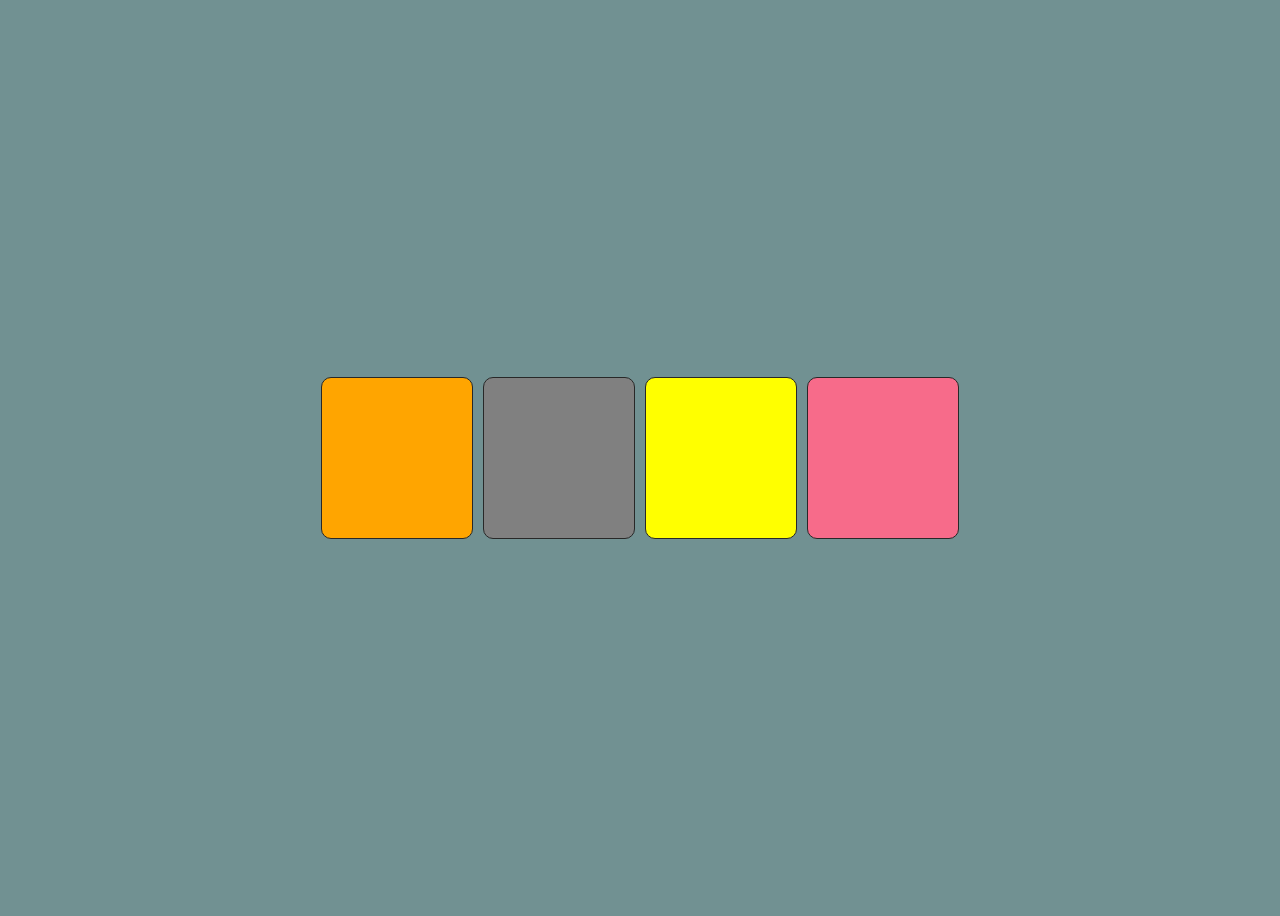
<file: BG-change onclick/index.html>
<!DOCTYPE html>
<html lang="en">
<head>
    <meta charset="UTF-8">
    <meta name="viewport" content="width=device-width, initial-scale=1.0">
    <title>Background onClick</title>
    <link rel="stylesheet" href="style.css">
</head>
<body>
    <div class="container">
        <div class="box1 box"></div>
        <div class="box2 box"></div>
        <div class="box3 box"></div>
        <div class="box4 box"></div>
    </div>

    <script src="app.js"></script>
</body>
</html>
</file>
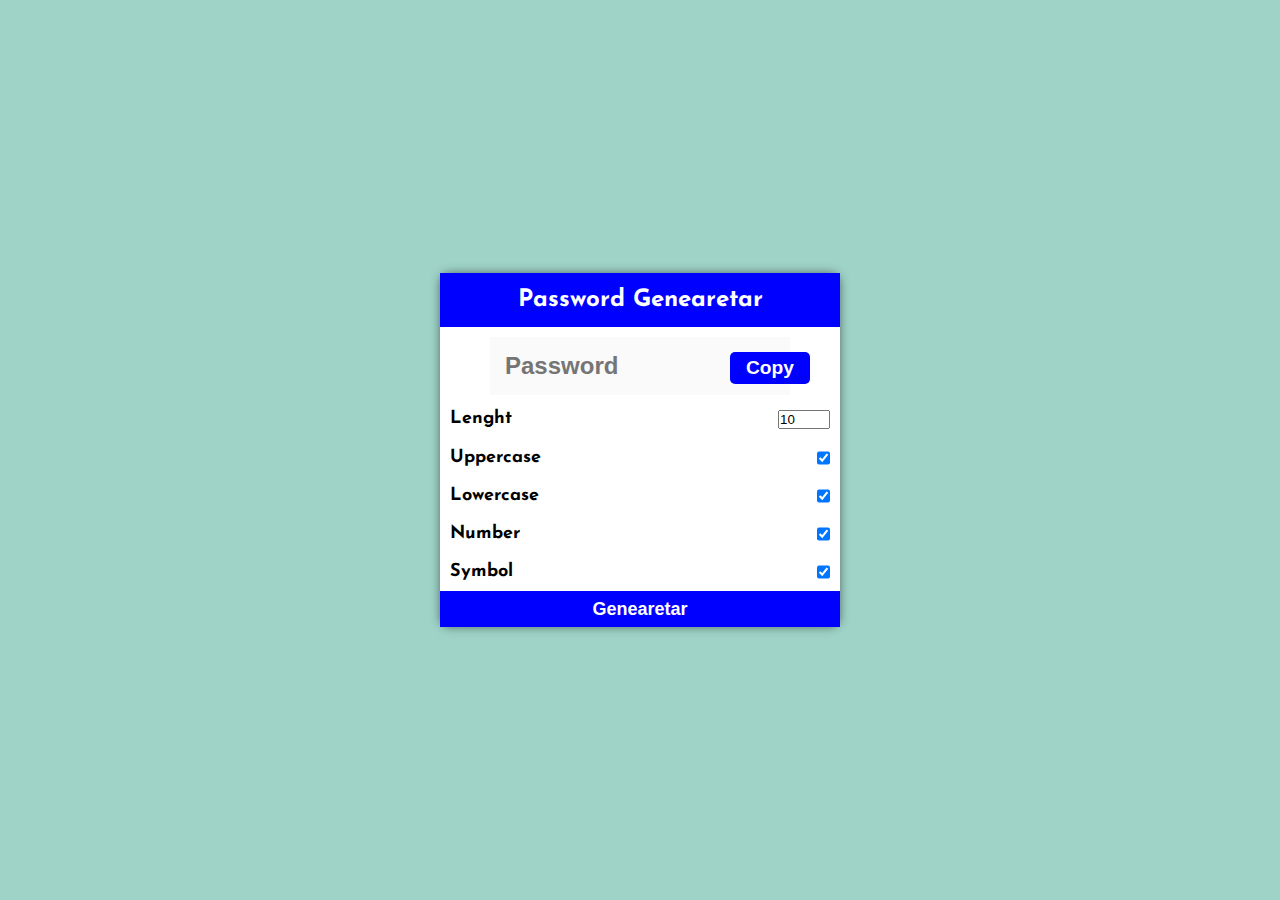
<file: Password-janaretor/index.html>
<!DOCTYPE html>
<html lang="en">
<head>
    <meta charset="UTF-8">
    <meta name="viewport" content="width=device-width, initial-scale=1.0">
    <title>Password Genearetar</title>
    <link rel="stylesheet" href="style.css">
</head>
<body>
       <div class="container">
        <div class="header">
            <h2>Password Genearetar</h2>
        </div>
          <div class="display">
            <input type="text" id="pass-input" placeholder="Password" disabled>
             <button id="copy">Copy</button>
        </div>
        <div class="setting">
            <label class="lenght-label">Lenght</label>
            <input type="number" id="length-number" value="10" min="5" max="10" id="">
        </div>
        <div class="setting">
            <label class="lenght-label">Uppercase</label>
            <input type="checkbox" id="uppercase" checked>
        </div>
        <div class="setting">
            <label class="lenght-label">Lowercase</label>
            <input type="checkbox" id="lowercase" checked>
        </div>
        <div class="setting">
            <label class="lenght-label">Number</label>
            <input type="checkbox" id="number" checked>
        </div>
        <div class="setting">
            <label class="lenght-label">Symbol</label>
            <input type="checkbox" id="symbol" checked>
        </div>

        <div class="gn-btn">
            <button id="generate">Genearetar</button>
        </div>
        </div>
       </div>

    <script src="app.js"></script>
</body>
</html>
</file>
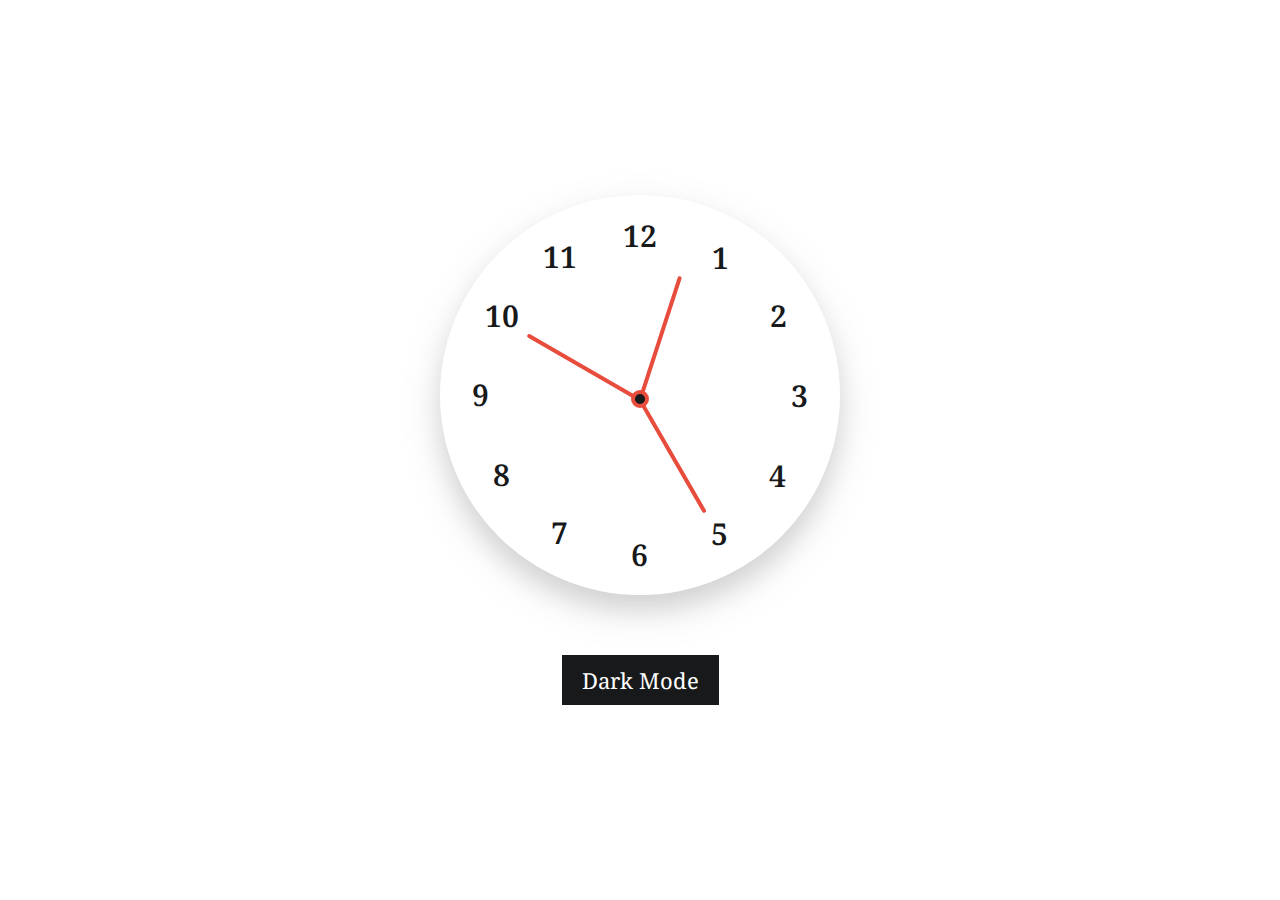
<file: project14/index.html>
<!DOCTYPE html>
<html lang="en">
<head>
    <meta charset="UTF-8">
    <meta name="viewport" content="width=device-width, initial-scale=1.0">
    <title>Analog Clock</title>
    <link rel="stylesheet" href="style.css">
</head>
<body>
       <div class="container">
            <div class="clock">
            <label  style="--i:1 "><span>1</span></label>
            <label  style="--i:2 "><span>2</span></label>
            <label style="--i:3 "><span>3</span></label>
            <label style="--i:4 "><span>4</span></label>
            <label style="--i:5 "><span>5</span></label>
            <label style="--i: 6"><span>6</span></label>
            <label  style="--i:7 "><span>7</span></label>
            <label  style="--i: 8"><span>8</span></label>
            <label  style="--i: 9"><span>9</span></label>
            <label  style="--i: 10"><span>10</span></label>
            <label  style="--i:11 "><span>11</span></label>
            <label style="--i: 12"><span>12</span></label>
            
            <div class="inside">
                <span class="hand hour"></span>
                <span class="hand minute"></span>
                <span class="hand second"></span>
            </div>
        </div>
         
        <button class="mode-switch">Dark Mode</button>

       </div>
    <script src="app.js"></script>
</body>
</html>
</file>
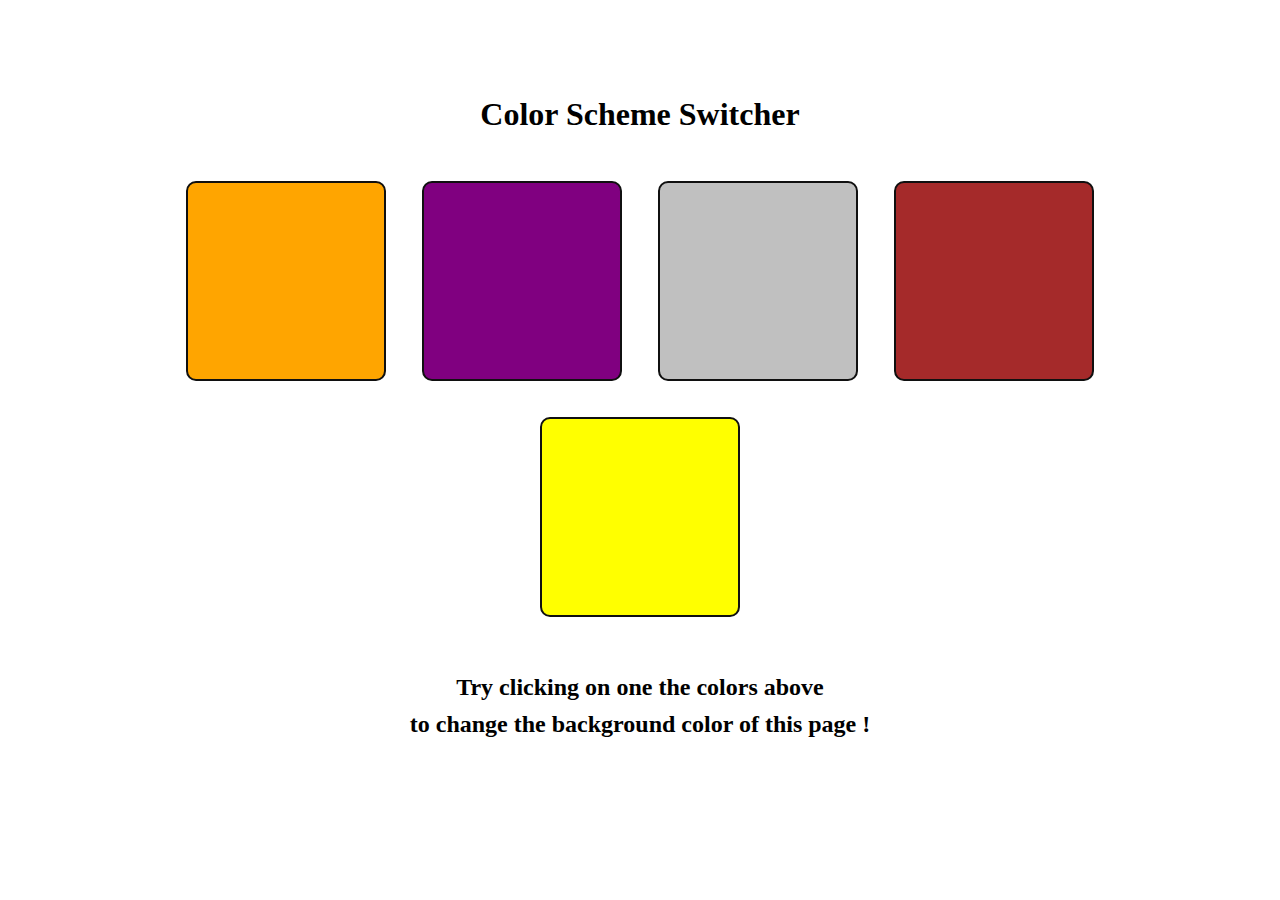
<file: project15/index.html>
<!DOCTYPE html>
<html lang="en">
<head>
    <meta charset="UTF-8">
    <meta name="viewport" content="width=device-width, initial-scale=1.0">
    <title>Color-Changer</title>
    <link rel="stylesheet" href="style.css">
</head>
<body>
    <div class="main-section">
        <h1>Color scheme switcher</h1>
        <span class="button"  id="orange"></span>
        <span class="button"  id="purple"></span>
        <span class="button"  id="silver"></span>
        <span class="button"  id="broun"></span>
        <span class="button"  id="yellow"></span>
        
        <div class="small-content">
            <h2>Try clicking on one the colors above 
                <span>to change the background color of this page ! </span>
            </h2>
        </div>

    </div>
    
    

    <script src="app.js"></script>
</body>
</html>
</file>
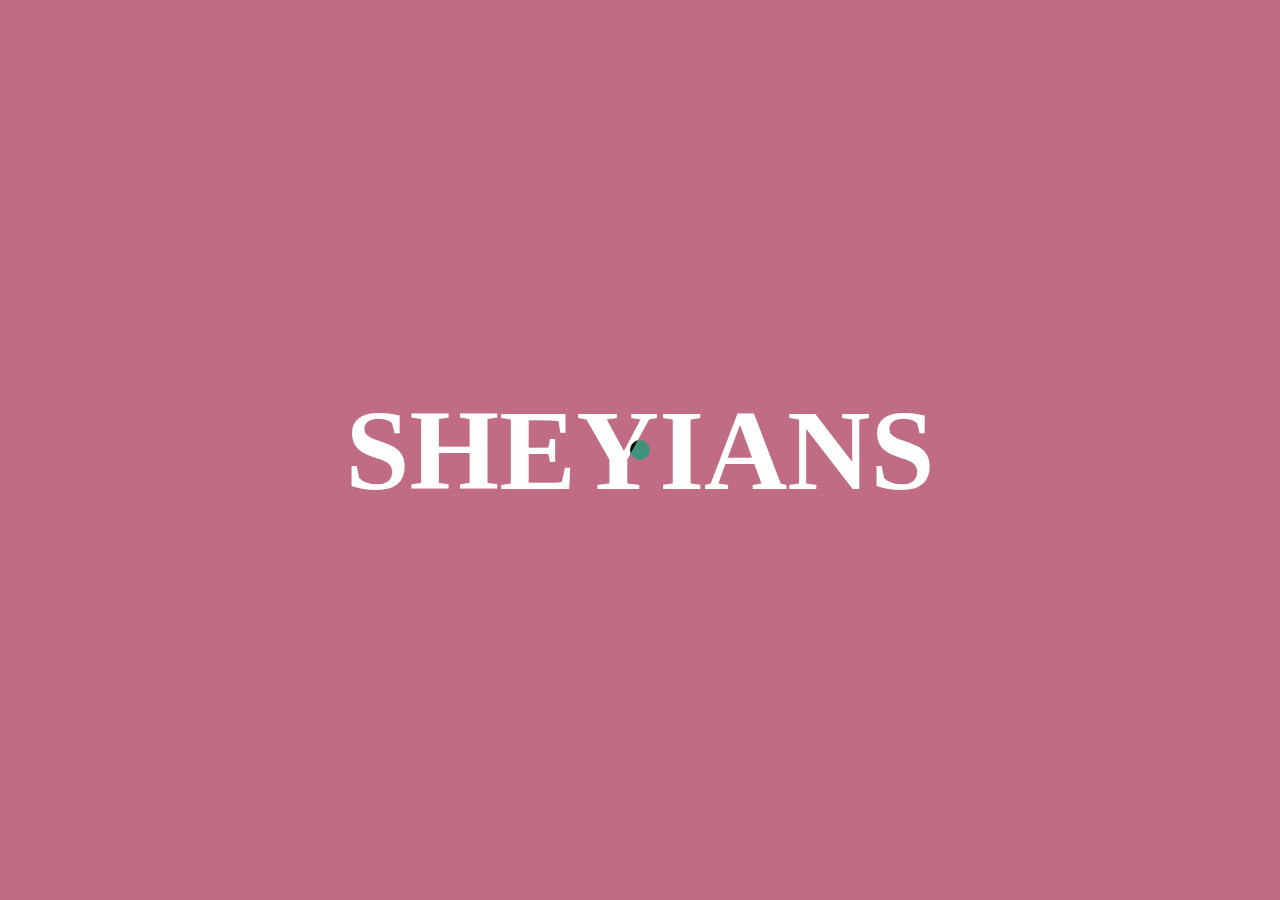
<file: project3/index.html>
<!DOCTYPE html>
<html lang="en">
<head>
    <meta charset="UTF-8">
    <meta name="viewport" content="width=device-width, initial-scale=1.0">
    <title>Project 3</title>
    <link rel="stylesheet" href="style.css">
</head>
<body>
    
    <div class="main">
        <div class="cursor"></div>
            <h1>SHEYIANS</h1>
    </div>
    <script src="app.js"></script>
</body>
</html>
</file>
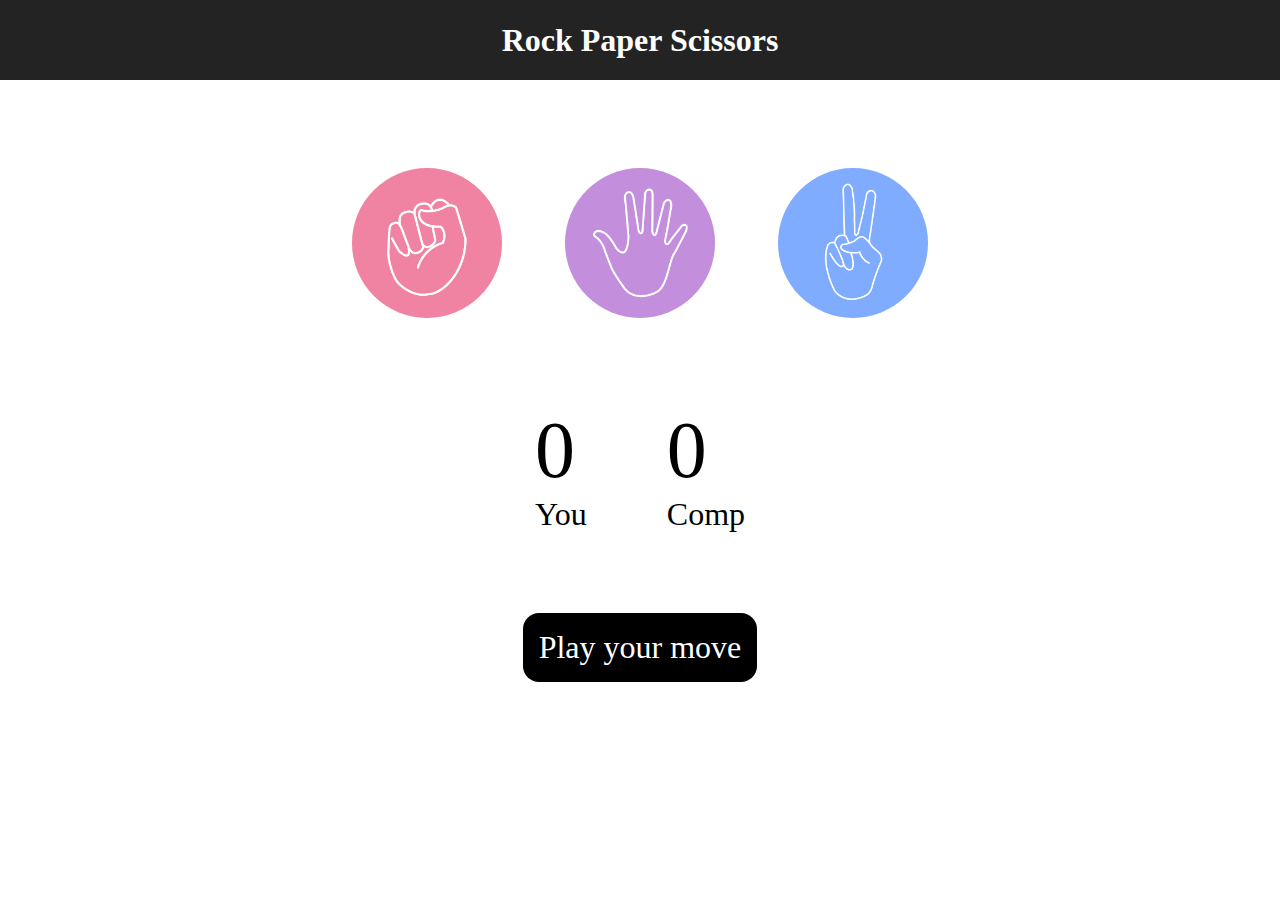
<file: project6/index.html>
<!DOCTYPE html>
<html lang="en">
<head>
    <meta charset="UTF-8">
    <meta name="viewport" content="width=device-width, initial-scale=1.0">
    <title>Document</title>
    <link rel="stylesheet" href="style.css">
</head>
<body>
    <h1>Rock Paper Scissors</h1>
<div class="choices">
        <div class="choice" id="rock">
            <img src="rock.png" alt=" show image">
        </div>
        <div class="choice" id="paper">
            <img src="paper.png" alt=" show image">
        </div><div class="choice" id="scissors">
            <img src="scissors.png" alt=" show image">
        </div>
    </div>


          <div class="score-bar">
               <div class="score">
                 <p id="user">0</p>
               <p>You</p>
          </div>
            <div class="score">
            <p id="comp">0</p>
            <p>Comp</p>
           </div>
        </div>

    <div class="msg-container">
        <p id="msg"> Play your move  </p>
    </div>

    <script src="script.js"></script>
</body>
</html>
</file>
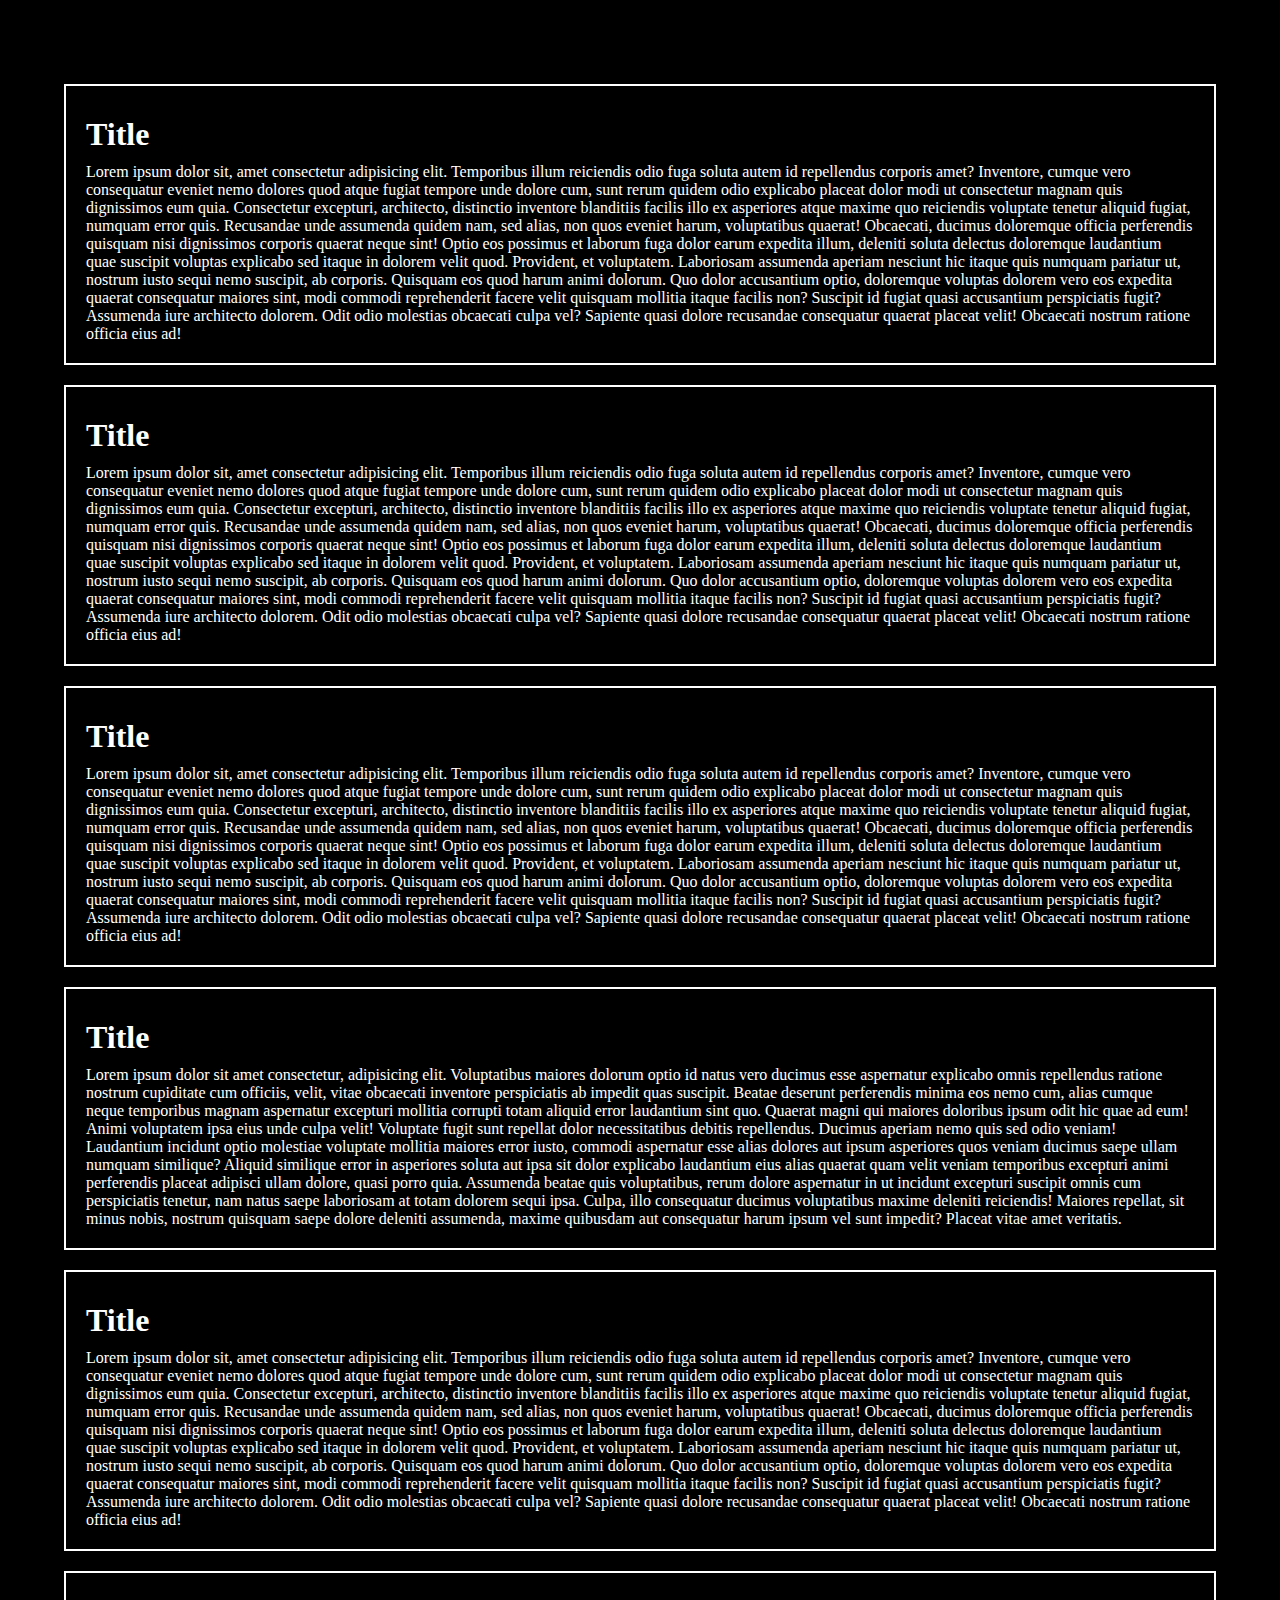
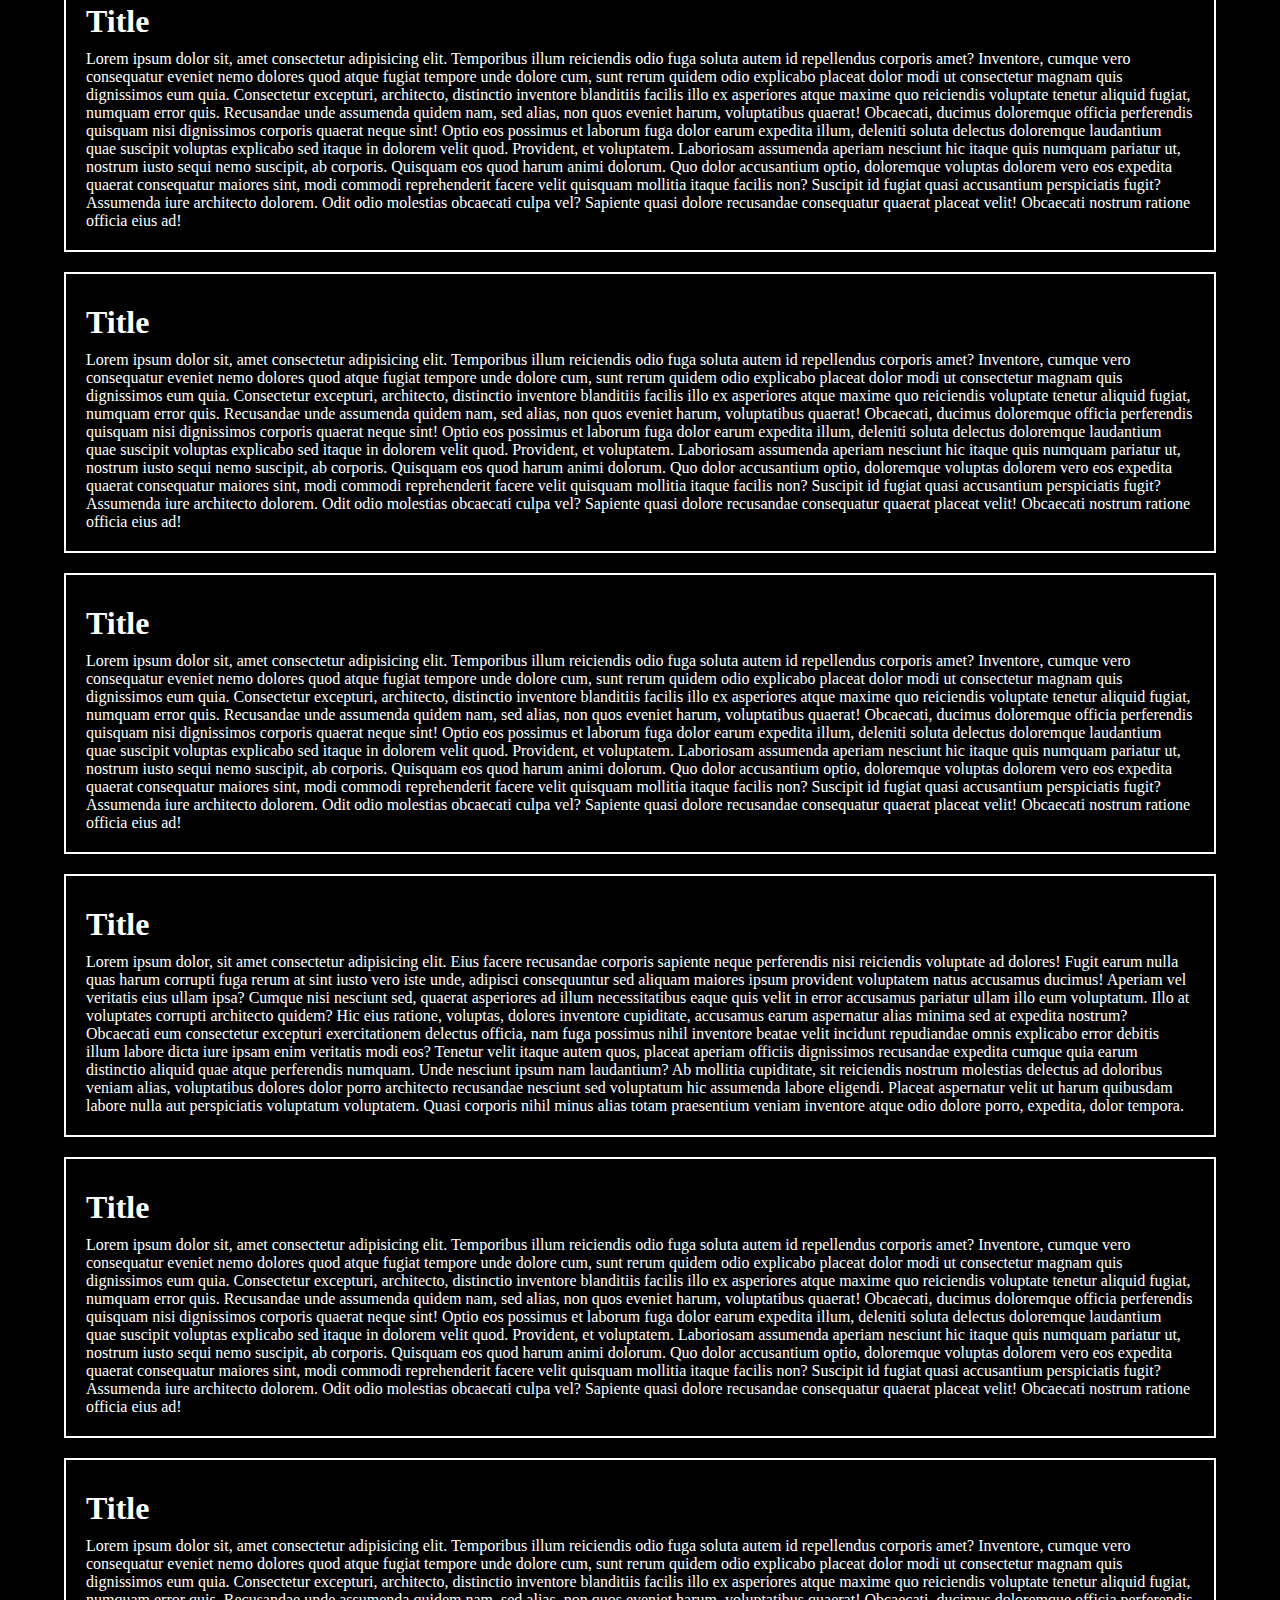
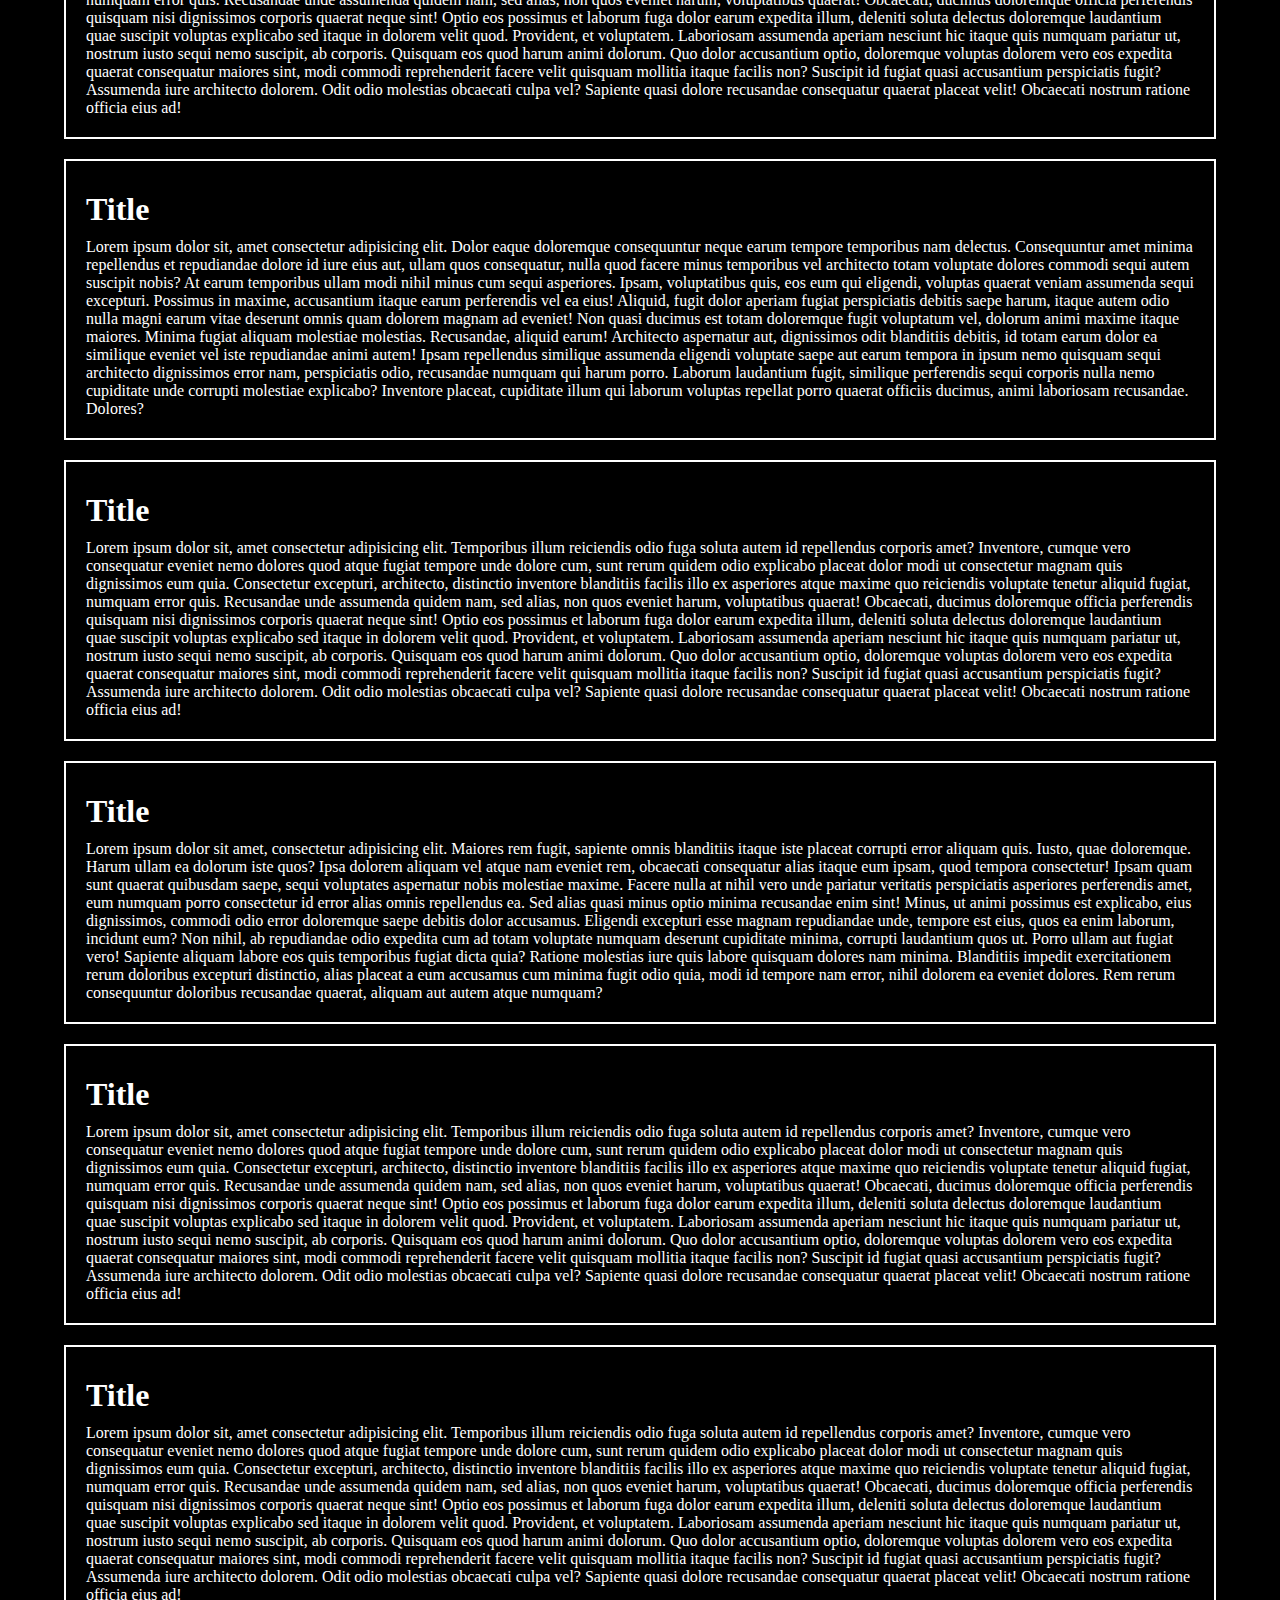
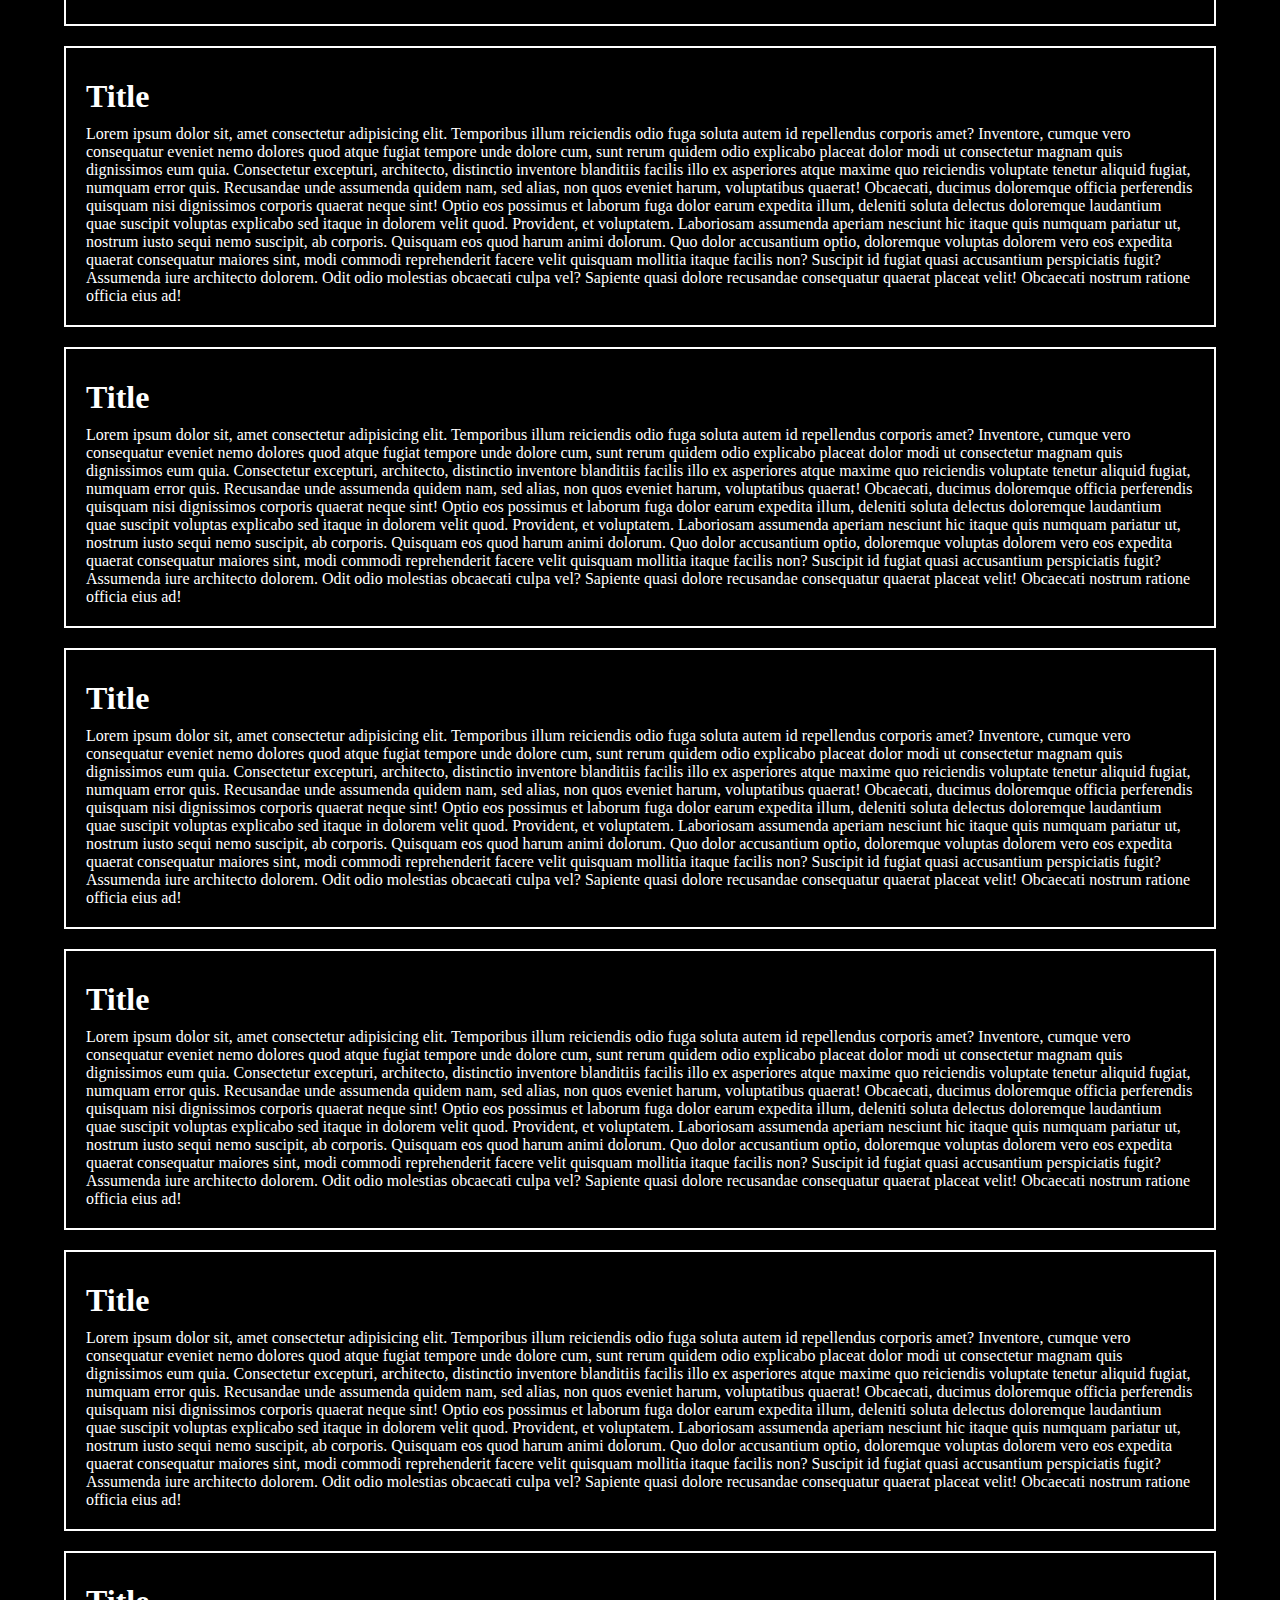
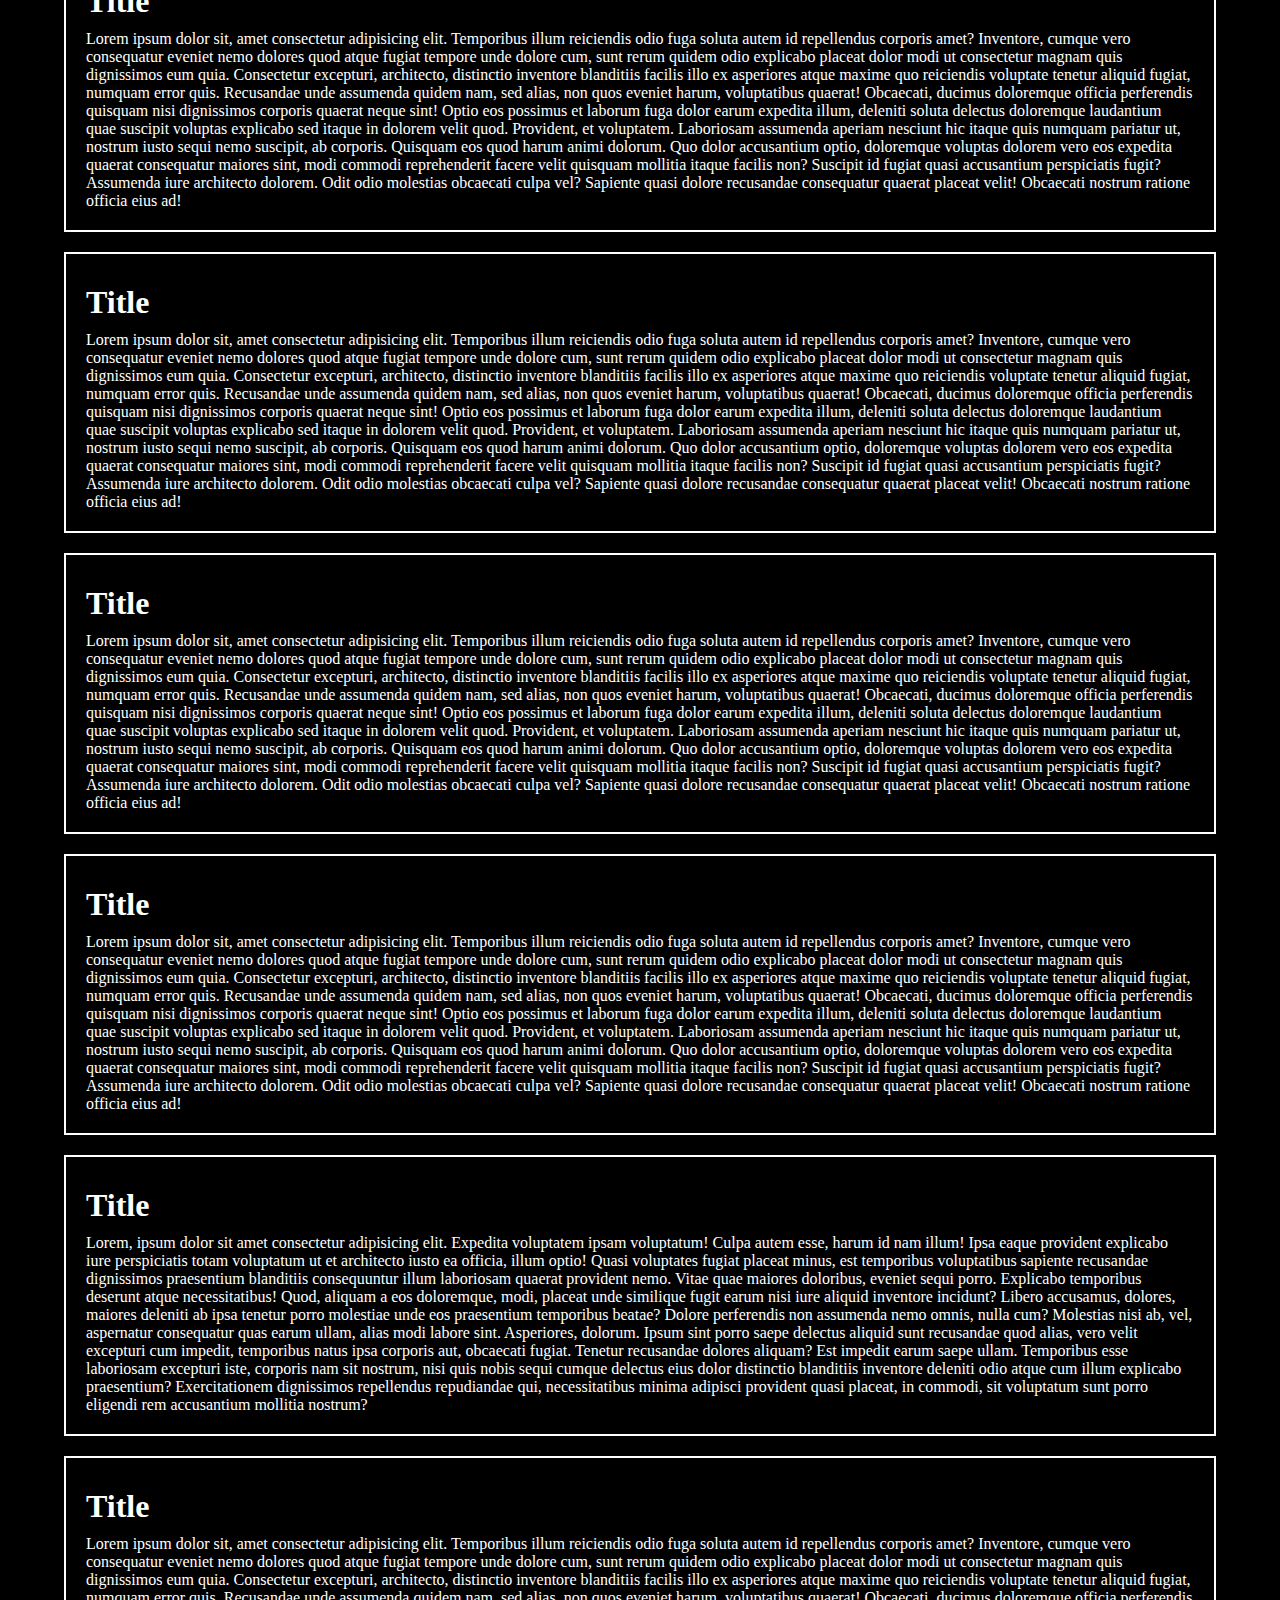
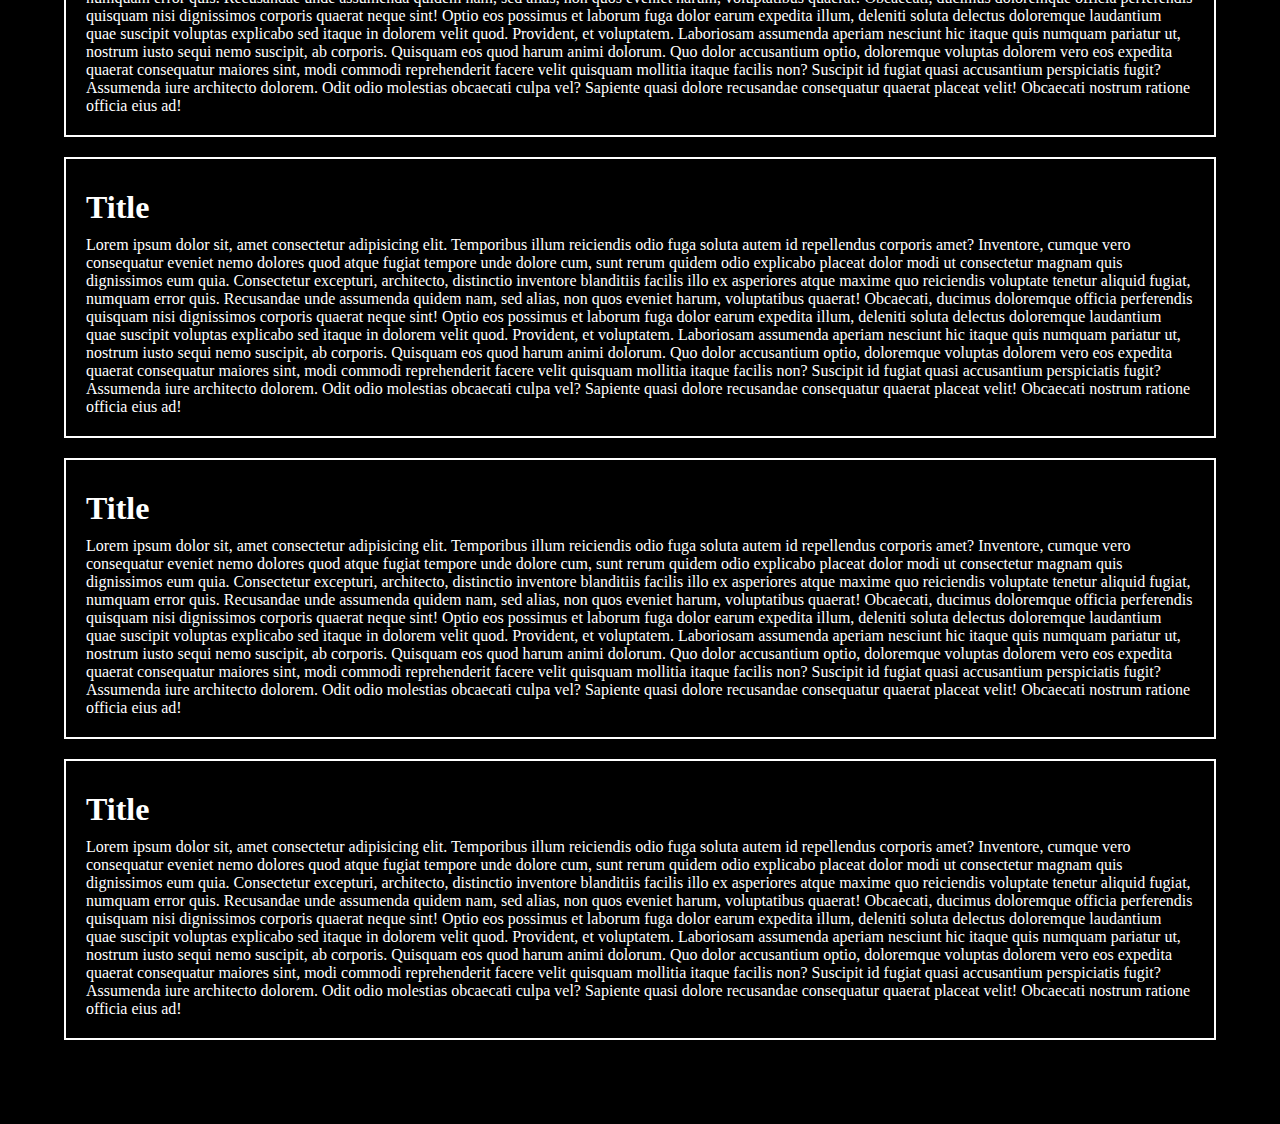
<file: project7/index.html>
<!DOCTYPE html>
<html lang="en">
<head>
    <meta charset="UTF-8">
    <meta name="viewport" content="width=device-width, initial-scale=1.0">
    <title>Page scroll bar</title>
    <link rel="stylesheet" href="style.css">
</head>
<body>
    
       <div class="content">
        <!-- (Section>h1{Title}+p{Lorem200})*30 -->
        <section>
            <h1>Title</h1>
            <p>Lorem ipsum dolor sit, amet consectetur adipisicing elit. Temporibus illum reiciendis odio fuga soluta autem id repellendus corporis amet? Inventore, cumque vero consequatur eveniet nemo dolores quod atque fugiat tempore unde dolore cum, sunt rerum quidem odio explicabo placeat dolor modi ut consectetur magnam quis dignissimos eum quia. Consectetur excepturi, architecto, distinctio inventore blanditiis facilis illo ex asperiores atque maxime quo reiciendis voluptate tenetur aliquid fugiat, numquam error quis. Recusandae unde assumenda quidem nam, sed alias, non quos eveniet harum, voluptatibus quaerat! Obcaecati, ducimus doloremque officia perferendis quisquam nisi dignissimos corporis quaerat neque sint! Optio eos possimus et laborum fuga dolor earum expedita illum, deleniti soluta delectus doloremque laudantium quae suscipit voluptas explicabo sed itaque in dolorem velit quod. Provident, et voluptatem. Laboriosam assumenda aperiam nesciunt hic itaque quis numquam pariatur ut, nostrum iusto sequi nemo suscipit, ab corporis. Quisquam eos quod harum animi dolorum. Quo dolor accusantium optio, doloremque voluptas dolorem vero eos expedita quaerat consequatur maiores sint, modi commodi reprehenderit facere velit quisquam mollitia itaque facilis non? Suscipit id fugiat quasi accusantium perspiciatis fugit? Assumenda iure architecto dolorem. Odit odio molestias obcaecati culpa vel? Sapiente quasi dolore recusandae consequatur quaerat placeat velit! Obcaecati nostrum ratione officia eius ad!</p>
        </section>
        <section>
            <h1>Title</h1>
            <p>Lorem ipsum dolor sit, amet consectetur adipisicing elit. Temporibus illum reiciendis odio fuga soluta autem id repellendus corporis amet? Inventore, cumque vero consequatur eveniet nemo dolores quod atque fugiat tempore unde dolore cum, sunt rerum quidem odio explicabo placeat dolor modi ut consectetur magnam quis dignissimos eum quia. Consectetur excepturi, architecto, distinctio inventore blanditiis facilis illo ex asperiores atque maxime quo reiciendis voluptate tenetur aliquid fugiat, numquam error quis. Recusandae unde assumenda quidem nam, sed alias, non quos eveniet harum, voluptatibus quaerat! Obcaecati, ducimus doloremque officia perferendis quisquam nisi dignissimos corporis quaerat neque sint! Optio eos possimus et laborum fuga dolor earum expedita illum, deleniti soluta delectus doloremque laudantium quae suscipit voluptas explicabo sed itaque in dolorem velit quod. Provident, et voluptatem. Laboriosam assumenda aperiam nesciunt hic itaque quis numquam pariatur ut, nostrum iusto sequi nemo suscipit, ab corporis. Quisquam eos quod harum animi dolorum. Quo dolor accusantium optio, doloremque voluptas dolorem vero eos expedita quaerat consequatur maiores sint, modi commodi reprehenderit facere velit quisquam mollitia itaque facilis non? Suscipit id fugiat quasi accusantium perspiciatis fugit? Assumenda iure architecto dolorem. Odit odio molestias obcaecati culpa vel? Sapiente quasi dolore recusandae consequatur quaerat placeat velit! Obcaecati nostrum ratione officia eius ad!</p>
        </section>
        <section>
            <h1>Title</h1>
            <p>Lorem ipsum dolor sit, amet consectetur adipisicing elit. Temporibus illum reiciendis odio fuga soluta autem id repellendus corporis amet? Inventore, cumque vero consequatur eveniet nemo dolores quod atque fugiat tempore unde dolore cum, sunt rerum quidem odio explicabo placeat dolor modi ut consectetur magnam quis dignissimos eum quia. Consectetur excepturi, architecto, distinctio inventore blanditiis facilis illo ex asperiores atque maxime quo reiciendis voluptate tenetur aliquid fugiat, numquam error quis. Recusandae unde assumenda quidem nam, sed alias, non quos eveniet harum, voluptatibus quaerat! Obcaecati, ducimus doloremque officia perferendis quisquam nisi dignissimos corporis quaerat neque sint! Optio eos possimus et laborum fuga dolor earum expedita illum, deleniti soluta delectus doloremque laudantium quae suscipit voluptas explicabo sed itaque in dolorem velit quod. Provident, et voluptatem. Laboriosam assumenda aperiam nesciunt hic itaque quis numquam pariatur ut, nostrum iusto sequi nemo suscipit, ab corporis. Quisquam eos quod harum animi dolorum. Quo dolor accusantium optio, doloremque voluptas dolorem vero eos expedita quaerat consequatur maiores sint, modi commodi reprehenderit facere velit quisquam mollitia itaque facilis non? Suscipit id fugiat quasi accusantium perspiciatis fugit? Assumenda iure architecto dolorem. Odit odio molestias obcaecati culpa vel? Sapiente quasi dolore recusandae consequatur quaerat placeat velit! Obcaecati nostrum ratione officia eius ad!</p>
        </section>
        <section>
            <h1>Title</h1>
            <p>Lorem ipsum dolor sit amet consectetur, adipisicing elit. Voluptatibus maiores dolorum optio id natus vero ducimus esse aspernatur explicabo omnis repellendus ratione nostrum cupiditate cum officiis, velit, vitae obcaecati inventore perspiciatis ab impedit quas suscipit. Beatae deserunt perferendis minima eos nemo cum, alias cumque neque temporibus magnam aspernatur excepturi mollitia corrupti totam aliquid error laudantium sint quo. Quaerat magni qui maiores doloribus ipsum odit hic quae ad eum! Animi voluptatem ipsa eius unde culpa velit! Voluptate fugit sunt repellat dolor necessitatibus debitis repellendus. Ducimus aperiam nemo quis sed odio veniam! Laudantium incidunt optio molestiae voluptate mollitia maiores error iusto, commodi aspernatur esse alias dolores aut ipsum asperiores quos veniam ducimus saepe ullam numquam similique? Aliquid similique error in asperiores soluta aut ipsa sit dolor explicabo laudantium eius alias quaerat quam velit veniam temporibus excepturi animi perferendis placeat adipisci ullam dolore, quasi porro quia. Assumenda beatae quis voluptatibus, rerum dolore aspernatur in ut incidunt excepturi suscipit omnis cum perspiciatis tenetur, nam natus saepe laboriosam at totam dolorem sequi ipsa. Culpa, illo consequatur ducimus voluptatibus maxime deleniti reiciendis! Maiores repellat, sit minus nobis, nostrum quisquam saepe dolore deleniti assumenda, maxime quibusdam aut consequatur harum ipsum vel sunt impedit? Placeat vitae amet veritatis.</p>
        </section>
        <section>
            <h1>Title</h1>
            <p>Lorem ipsum dolor sit, amet consectetur adipisicing elit. Temporibus illum reiciendis odio fuga soluta autem id repellendus corporis amet? Inventore, cumque vero consequatur eveniet nemo dolores quod atque fugiat tempore unde dolore cum, sunt rerum quidem odio explicabo placeat dolor modi ut consectetur magnam quis dignissimos eum quia. Consectetur excepturi, architecto, distinctio inventore blanditiis facilis illo ex asperiores atque maxime quo reiciendis voluptate tenetur aliquid fugiat, numquam error quis. Recusandae unde assumenda quidem nam, sed alias, non quos eveniet harum, voluptatibus quaerat! Obcaecati, ducimus doloremque officia perferendis quisquam nisi dignissimos corporis quaerat neque sint! Optio eos possimus et laborum fuga dolor earum expedita illum, deleniti soluta delectus doloremque laudantium quae suscipit voluptas explicabo sed itaque in dolorem velit quod. Provident, et voluptatem. Laboriosam assumenda aperiam nesciunt hic itaque quis numquam pariatur ut, nostrum iusto sequi nemo suscipit, ab corporis. Quisquam eos quod harum animi dolorum. Quo dolor accusantium optio, doloremque voluptas dolorem vero eos expedita quaerat consequatur maiores sint, modi commodi reprehenderit facere velit quisquam mollitia itaque facilis non? Suscipit id fugiat quasi accusantium perspiciatis fugit? Assumenda iure architecto dolorem. Odit odio molestias obcaecati culpa vel? Sapiente quasi dolore recusandae consequatur quaerat placeat velit! Obcaecati nostrum ratione officia eius ad!</p>
        </section>
        <section>
            <h1>Title</h1>
            <p>Lorem ipsum dolor sit, amet consectetur adipisicing elit. Temporibus illum reiciendis odio fuga soluta autem id repellendus corporis amet? Inventore, cumque vero consequatur eveniet nemo dolores quod atque fugiat tempore unde dolore cum, sunt rerum quidem odio explicabo placeat dolor modi ut consectetur magnam quis dignissimos eum quia. Consectetur excepturi, architecto, distinctio inventore blanditiis facilis illo ex asperiores atque maxime quo reiciendis voluptate tenetur aliquid fugiat, numquam error quis. Recusandae unde assumenda quidem nam, sed alias, non quos eveniet harum, voluptatibus quaerat! Obcaecati, ducimus doloremque officia perferendis quisquam nisi dignissimos corporis quaerat neque sint! Optio eos possimus et laborum fuga dolor earum expedita illum, deleniti soluta delectus doloremque laudantium quae suscipit voluptas explicabo sed itaque in dolorem velit quod. Provident, et voluptatem. Laboriosam assumenda aperiam nesciunt hic itaque quis numquam pariatur ut, nostrum iusto sequi nemo suscipit, ab corporis. Quisquam eos quod harum animi dolorum. Quo dolor accusantium optio, doloremque voluptas dolorem vero eos expedita quaerat consequatur maiores sint, modi commodi reprehenderit facere velit quisquam mollitia itaque facilis non? Suscipit id fugiat quasi accusantium perspiciatis fugit? Assumenda iure architecto dolorem. Odit odio molestias obcaecati culpa vel? Sapiente quasi dolore recusandae consequatur quaerat placeat velit! Obcaecati nostrum ratione officia eius ad!</p>
        </section>
        <section>
            <h1>Title</h1>
            <p>Lorem ipsum dolor sit, amet consectetur adipisicing elit. Temporibus illum reiciendis odio fuga soluta autem id repellendus corporis amet? Inventore, cumque vero consequatur eveniet nemo dolores quod atque fugiat tempore unde dolore cum, sunt rerum quidem odio explicabo placeat dolor modi ut consectetur magnam quis dignissimos eum quia. Consectetur excepturi, architecto, distinctio inventore blanditiis facilis illo ex asperiores atque maxime quo reiciendis voluptate tenetur aliquid fugiat, numquam error quis. Recusandae unde assumenda quidem nam, sed alias, non quos eveniet harum, voluptatibus quaerat! Obcaecati, ducimus doloremque officia perferendis quisquam nisi dignissimos corporis quaerat neque sint! Optio eos possimus et laborum fuga dolor earum expedita illum, deleniti soluta delectus doloremque laudantium quae suscipit voluptas explicabo sed itaque in dolorem velit quod. Provident, et voluptatem. Laboriosam assumenda aperiam nesciunt hic itaque quis numquam pariatur ut, nostrum iusto sequi nemo suscipit, ab corporis. Quisquam eos quod harum animi dolorum. Quo dolor accusantium optio, doloremque voluptas dolorem vero eos expedita quaerat consequatur maiores sint, modi commodi reprehenderit facere velit quisquam mollitia itaque facilis non? Suscipit id fugiat quasi accusantium perspiciatis fugit? Assumenda iure architecto dolorem. Odit odio molestias obcaecati culpa vel? Sapiente quasi dolore recusandae consequatur quaerat placeat velit! Obcaecati nostrum ratione officia eius ad!</p>
               
        </section>
        <section>
            <h1>Title</h1>
            <p>Lorem ipsum dolor sit, amet consectetur adipisicing elit. Temporibus illum reiciendis odio fuga soluta autem id repellendus corporis amet? Inventore, cumque vero consequatur eveniet nemo dolores quod atque fugiat tempore unde dolore cum, sunt rerum quidem odio explicabo placeat dolor modi ut consectetur magnam quis dignissimos eum quia. Consectetur excepturi, architecto, distinctio inventore blanditiis facilis illo ex asperiores atque maxime quo reiciendis voluptate tenetur aliquid fugiat, numquam error quis. Recusandae unde assumenda quidem nam, sed alias, non quos eveniet harum, voluptatibus quaerat! Obcaecati, ducimus doloremque officia perferendis quisquam nisi dignissimos corporis quaerat neque sint! Optio eos possimus et laborum fuga dolor earum expedita illum, deleniti soluta delectus doloremque laudantium quae suscipit voluptas explicabo sed itaque in dolorem velit quod. Provident, et voluptatem. Laboriosam assumenda aperiam nesciunt hic itaque quis numquam pariatur ut, nostrum iusto sequi nemo suscipit, ab corporis. Quisquam eos quod harum animi dolorum. Quo dolor accusantium optio, doloremque voluptas dolorem vero eos expedita quaerat consequatur maiores sint, modi commodi reprehenderit facere velit quisquam mollitia itaque facilis non? Suscipit id fugiat quasi accusantium perspiciatis fugit? Assumenda iure architecto dolorem. Odit odio molestias obcaecati culpa vel? Sapiente quasi dolore recusandae consequatur quaerat placeat velit! Obcaecati nostrum ratione officia eius ad!</p>
        </section>
        <section>
            <h1>Title</h1>
            <p>Lorem ipsum dolor, sit amet consectetur adipisicing elit. Eius facere recusandae corporis sapiente neque perferendis nisi reiciendis voluptate ad dolores! Fugit earum nulla quas harum corrupti fuga rerum at sint iusto vero iste unde, adipisci consequuntur sed aliquam maiores ipsum provident voluptatem natus accusamus ducimus! Aperiam vel veritatis eius ullam ipsa? Cumque nisi nesciunt sed, quaerat asperiores ad illum necessitatibus eaque quis velit in error accusamus pariatur ullam illo eum voluptatum. Illo at voluptates corrupti architecto quidem? Hic eius ratione, voluptas, dolores inventore cupiditate, accusamus earum aspernatur alias minima sed at expedita nostrum? Obcaecati eum consectetur excepturi exercitationem delectus officia, nam fuga possimus nihil inventore beatae velit incidunt repudiandae omnis explicabo error debitis illum labore dicta iure ipsam enim veritatis modi eos? Tenetur velit itaque autem quos, placeat aperiam officiis dignissimos recusandae expedita cumque quia earum distinctio aliquid quae atque perferendis numquam. Unde nesciunt ipsum nam laudantium? Ab mollitia cupiditate, sit reiciendis nostrum molestias delectus ad doloribus veniam alias, voluptatibus dolores dolor porro architecto recusandae nesciunt sed voluptatum hic assumenda labore eligendi. Placeat aspernatur velit ut harum quibusdam labore nulla aut perspiciatis voluptatum voluptatem. Quasi corporis nihil minus alias totam praesentium veniam inventore atque odio dolore porro, expedita, dolor tempora.</p>
        </section>
        <section>
            <h1>Title</h1>
            <p>Lorem ipsum dolor sit, amet consectetur adipisicing elit. Temporibus illum reiciendis odio fuga soluta autem id repellendus corporis amet? Inventore, cumque vero consequatur eveniet nemo dolores quod atque fugiat tempore unde dolore cum, sunt rerum quidem odio explicabo placeat dolor modi ut consectetur magnam quis dignissimos eum quia. Consectetur excepturi, architecto, distinctio inventore blanditiis facilis illo ex asperiores atque maxime quo reiciendis voluptate tenetur aliquid fugiat, numquam error quis. Recusandae unde assumenda quidem nam, sed alias, non quos eveniet harum, voluptatibus quaerat! Obcaecati, ducimus doloremque officia perferendis quisquam nisi dignissimos corporis quaerat neque sint! Optio eos possimus et laborum fuga dolor earum expedita illum, deleniti soluta delectus doloremque laudantium quae suscipit voluptas explicabo sed itaque in dolorem velit quod. Provident, et voluptatem. Laboriosam assumenda aperiam nesciunt hic itaque quis numquam pariatur ut, nostrum iusto sequi nemo suscipit, ab corporis. Quisquam eos quod harum animi dolorum. Quo dolor accusantium optio, doloremque voluptas dolorem vero eos expedita quaerat consequatur maiores sint, modi commodi reprehenderit facere velit quisquam mollitia itaque facilis non? Suscipit id fugiat quasi accusantium perspiciatis fugit? Assumenda iure architecto dolorem. Odit odio molestias obcaecati culpa vel? Sapiente quasi dolore recusandae consequatur quaerat placeat velit! Obcaecati nostrum ratione officia eius ad!</p>
        </section>
        <section>
            <h1>Title</h1>
            <p>Lorem ipsum dolor sit, amet consectetur adipisicing elit. Temporibus illum reiciendis odio fuga soluta autem id repellendus corporis amet? Inventore, cumque vero consequatur eveniet nemo dolores quod atque fugiat tempore unde dolore cum, sunt rerum quidem odio explicabo placeat dolor modi ut consectetur magnam quis dignissimos eum quia. Consectetur excepturi, architecto, distinctio inventore blanditiis facilis illo ex asperiores atque maxime quo reiciendis voluptate tenetur aliquid fugiat, numquam error quis. Recusandae unde assumenda quidem nam, sed alias, non quos eveniet harum, voluptatibus quaerat! Obcaecati, ducimus doloremque officia perferendis quisquam nisi dignissimos corporis quaerat neque sint! Optio eos possimus et laborum fuga dolor earum expedita illum, deleniti soluta delectus doloremque laudantium quae suscipit voluptas explicabo sed itaque in dolorem velit quod. Provident, et voluptatem. Laboriosam assumenda aperiam nesciunt hic itaque quis numquam pariatur ut, nostrum iusto sequi nemo suscipit, ab corporis. Quisquam eos quod harum animi dolorum. Quo dolor accusantium optio, doloremque voluptas dolorem vero eos expedita quaerat consequatur maiores sint, modi commodi reprehenderit facere velit quisquam mollitia itaque facilis non? Suscipit id fugiat quasi accusantium perspiciatis fugit? Assumenda iure architecto dolorem. Odit odio molestias obcaecati culpa vel? Sapiente quasi dolore recusandae consequatur quaerat placeat velit! Obcaecati nostrum ratione officia eius ad!</p>
        </section>
        <section>
            <h1>Title</h1>
            <p>Lorem ipsum dolor sit, amet consectetur adipisicing elit. Dolor eaque doloremque consequuntur neque earum tempore temporibus nam delectus. Consequuntur amet minima repellendus et repudiandae dolore id iure eius aut, ullam quos consequatur, nulla quod facere minus temporibus vel architecto totam voluptate dolores commodi sequi autem suscipit nobis? At earum temporibus ullam modi nihil minus cum sequi asperiores. Ipsam, voluptatibus quis, eos eum qui eligendi, voluptas quaerat veniam assumenda sequi excepturi. Possimus in maxime, accusantium itaque earum perferendis vel ea eius! Aliquid, fugit dolor aperiam fugiat perspiciatis debitis saepe harum, itaque autem odio nulla magni earum vitae deserunt omnis quam dolorem magnam ad eveniet! Non quasi ducimus est totam doloremque fugit voluptatum vel, dolorum animi maxime itaque maiores. Minima fugiat aliquam molestiae molestias. Recusandae, aliquid earum! Architecto aspernatur aut, dignissimos odit blanditiis debitis, id totam earum dolor ea similique eveniet vel iste repudiandae animi autem! Ipsam repellendus similique assumenda eligendi voluptate saepe aut earum tempora in ipsum nemo quisquam sequi architecto dignissimos error nam, perspiciatis odio, recusandae numquam qui harum porro. Laborum laudantium fugit, similique perferendis sequi corporis nulla nemo cupiditate unde corrupti molestiae explicabo? Inventore placeat, cupiditate illum qui laborum voluptas repellat porro quaerat officiis ducimus, animi laboriosam recusandae. Dolores?</p>
        </section>
        <section>
            <h1>Title</h1>
            <p>Lorem ipsum dolor sit, amet consectetur adipisicing elit. Temporibus illum reiciendis odio fuga soluta autem id repellendus corporis amet? Inventore, cumque vero consequatur eveniet nemo dolores quod atque fugiat tempore unde dolore cum, sunt rerum quidem odio explicabo placeat dolor modi ut consectetur magnam quis dignissimos eum quia. Consectetur excepturi, architecto, distinctio inventore blanditiis facilis illo ex asperiores atque maxime quo reiciendis voluptate tenetur aliquid fugiat, numquam error quis. Recusandae unde assumenda quidem nam, sed alias, non quos eveniet harum, voluptatibus quaerat! Obcaecati, ducimus doloremque officia perferendis quisquam nisi dignissimos corporis quaerat neque sint! Optio eos possimus et laborum fuga dolor earum expedita illum, deleniti soluta delectus doloremque laudantium quae suscipit voluptas explicabo sed itaque in dolorem velit quod. Provident, et voluptatem. Laboriosam assumenda aperiam nesciunt hic itaque quis numquam pariatur ut, nostrum iusto sequi nemo suscipit, ab corporis. Quisquam eos quod harum animi dolorum. Quo dolor accusantium optio, doloremque voluptas dolorem vero eos expedita quaerat consequatur maiores sint, modi commodi reprehenderit facere velit quisquam mollitia itaque facilis non? Suscipit id fugiat quasi accusantium perspiciatis fugit? Assumenda iure architecto dolorem. Odit odio molestias obcaecati culpa vel? Sapiente quasi dolore recusandae consequatur quaerat placeat velit! Obcaecati nostrum ratione officia eius ad!</p>
        </section>
        <section>
            <h1>Title</h1>
            <p>Lorem ipsum dolor sit amet, consectetur adipisicing elit. Maiores rem fugit, sapiente omnis blanditiis itaque iste placeat corrupti error aliquam quis. Iusto, quae doloremque. Harum ullam ea dolorum iste quos? Ipsa dolorem aliquam vel atque nam eveniet rem, obcaecati consequatur alias itaque eum ipsam, quod tempora consectetur! Ipsam quam sunt quaerat quibusdam saepe, sequi voluptates aspernatur nobis molestiae maxime. Facere nulla at nihil vero unde pariatur veritatis perspiciatis asperiores perferendis amet, eum numquam porro consectetur id error alias omnis repellendus ea. Sed alias quasi minus optio minima recusandae enim sint! Minus, ut animi possimus est explicabo, eius dignissimos, commodi odio error doloremque saepe debitis dolor accusamus. Eligendi excepturi esse magnam repudiandae unde, tempore est eius, quos ea enim laborum, incidunt eum? Non nihil, ab repudiandae odio expedita cum ad totam voluptate numquam deserunt cupiditate minima, corrupti laudantium quos ut. Porro ullam aut fugiat vero! Sapiente aliquam labore eos quis temporibus fugiat dicta quia? Ratione molestias iure quis labore quisquam dolores nam minima. Blanditiis impedit exercitationem rerum doloribus excepturi distinctio, alias placeat a eum accusamus cum minima fugit odio quia, modi id tempore nam error, nihil dolorem ea eveniet dolores. Rem rerum consequuntur doloribus recusandae quaerat, aliquam aut autem atque numquam?</p>
        </section>
        <section>
            <h1>Title</h1>
            <p>Lorem ipsum dolor sit, amet consectetur adipisicing elit. Temporibus illum reiciendis odio fuga soluta autem id repellendus corporis amet? Inventore, cumque vero consequatur eveniet nemo dolores quod atque fugiat tempore unde dolore cum, sunt rerum quidem odio explicabo placeat dolor modi ut consectetur magnam quis dignissimos eum quia. Consectetur excepturi, architecto, distinctio inventore blanditiis facilis illo ex asperiores atque maxime quo reiciendis voluptate tenetur aliquid fugiat, numquam error quis. Recusandae unde assumenda quidem nam, sed alias, non quos eveniet harum, voluptatibus quaerat! Obcaecati, ducimus doloremque officia perferendis quisquam nisi dignissimos corporis quaerat neque sint! Optio eos possimus et laborum fuga dolor earum expedita illum, deleniti soluta delectus doloremque laudantium quae suscipit voluptas explicabo sed itaque in dolorem velit quod. Provident, et voluptatem. Laboriosam assumenda aperiam nesciunt hic itaque quis numquam pariatur ut, nostrum iusto sequi nemo suscipit, ab corporis. Quisquam eos quod harum animi dolorum. Quo dolor accusantium optio, doloremque voluptas dolorem vero eos expedita quaerat consequatur maiores sint, modi commodi reprehenderit facere velit quisquam mollitia itaque facilis non? Suscipit id fugiat quasi accusantium perspiciatis fugit? Assumenda iure architecto dolorem. Odit odio molestias obcaecati culpa vel? Sapiente quasi dolore recusandae consequatur quaerat placeat velit! Obcaecati nostrum ratione officia eius ad!</p>
        </section>
        <section>
            <h1>Title</h1>
            <p>Lorem ipsum dolor sit, amet consectetur adipisicing elit. Temporibus illum reiciendis odio fuga soluta autem id repellendus corporis amet? Inventore, cumque vero consequatur eveniet nemo dolores quod atque fugiat tempore unde dolore cum, sunt rerum quidem odio explicabo placeat dolor modi ut consectetur magnam quis dignissimos eum quia. Consectetur excepturi, architecto, distinctio inventore blanditiis facilis illo ex asperiores atque maxime quo reiciendis voluptate tenetur aliquid fugiat, numquam error quis. Recusandae unde assumenda quidem nam, sed alias, non quos eveniet harum, voluptatibus quaerat! Obcaecati, ducimus doloremque officia perferendis quisquam nisi dignissimos corporis quaerat neque sint! Optio eos possimus et laborum fuga dolor earum expedita illum, deleniti soluta delectus doloremque laudantium quae suscipit voluptas explicabo sed itaque in dolorem velit quod. Provident, et voluptatem. Laboriosam assumenda aperiam nesciunt hic itaque quis numquam pariatur ut, nostrum iusto sequi nemo suscipit, ab corporis. Quisquam eos quod harum animi dolorum. Quo dolor accusantium optio, doloremque voluptas dolorem vero eos expedita quaerat consequatur maiores sint, modi commodi reprehenderit facere velit quisquam mollitia itaque facilis non? Suscipit id fugiat quasi accusantium perspiciatis fugit? Assumenda iure architecto dolorem. Odit odio molestias obcaecati culpa vel? Sapiente quasi dolore recusandae consequatur quaerat placeat velit! Obcaecati nostrum ratione officia eius ad!</p>
        </section>
        <section>
            <h1>Title</h1>
            <p>Lorem ipsum dolor sit, amet consectetur adipisicing elit. Temporibus illum reiciendis odio fuga soluta autem id repellendus corporis amet? Inventore, cumque vero consequatur eveniet nemo dolores quod atque fugiat tempore unde dolore cum, sunt rerum quidem odio explicabo placeat dolor modi ut consectetur magnam quis dignissimos eum quia. Consectetur excepturi, architecto, distinctio inventore blanditiis facilis illo ex asperiores atque maxime quo reiciendis voluptate tenetur aliquid fugiat, numquam error quis. Recusandae unde assumenda quidem nam, sed alias, non quos eveniet harum, voluptatibus quaerat! Obcaecati, ducimus doloremque officia perferendis quisquam nisi dignissimos corporis quaerat neque sint! Optio eos possimus et laborum fuga dolor earum expedita illum, deleniti soluta delectus doloremque laudantium quae suscipit voluptas explicabo sed itaque in dolorem velit quod. Provident, et voluptatem. Laboriosam assumenda aperiam nesciunt hic itaque quis numquam pariatur ut, nostrum iusto sequi nemo suscipit, ab corporis. Quisquam eos quod harum animi dolorum. Quo dolor accusantium optio, doloremque voluptas dolorem vero eos expedita quaerat consequatur maiores sint, modi commodi reprehenderit facere velit quisquam mollitia itaque facilis non? Suscipit id fugiat quasi accusantium perspiciatis fugit? Assumenda iure architecto dolorem. Odit odio molestias obcaecati culpa vel? Sapiente quasi dolore recusandae consequatur quaerat placeat velit! Obcaecati nostrum ratione officia eius ad!</p>
        </section>
        <section>
            <h1>Title</h1>
            <p>Lorem ipsum dolor sit, amet consectetur adipisicing elit. Temporibus illum reiciendis odio fuga soluta autem id repellendus corporis amet? Inventore, cumque vero consequatur eveniet nemo dolores quod atque fugiat tempore unde dolore cum, sunt rerum quidem odio explicabo placeat dolor modi ut consectetur magnam quis dignissimos eum quia. Consectetur excepturi, architecto, distinctio inventore blanditiis facilis illo ex asperiores atque maxime quo reiciendis voluptate tenetur aliquid fugiat, numquam error quis. Recusandae unde assumenda quidem nam, sed alias, non quos eveniet harum, voluptatibus quaerat! Obcaecati, ducimus doloremque officia perferendis quisquam nisi dignissimos corporis quaerat neque sint! Optio eos possimus et laborum fuga dolor earum expedita illum, deleniti soluta delectus doloremque laudantium quae suscipit voluptas explicabo sed itaque in dolorem velit quod. Provident, et voluptatem. Laboriosam assumenda aperiam nesciunt hic itaque quis numquam pariatur ut, nostrum iusto sequi nemo suscipit, ab corporis. Quisquam eos quod harum animi dolorum. Quo dolor accusantium optio, doloremque voluptas dolorem vero eos expedita quaerat consequatur maiores sint, modi commodi reprehenderit facere velit quisquam mollitia itaque facilis non? Suscipit id fugiat quasi accusantium perspiciatis fugit? Assumenda iure architecto dolorem. Odit odio molestias obcaecati culpa vel? Sapiente quasi dolore recusandae consequatur quaerat placeat velit! Obcaecati nostrum ratione officia eius ad!</p>
        </section>
        <section>
            <h1>Title</h1>
            <p>Lorem ipsum dolor sit, amet consectetur adipisicing elit. Temporibus illum reiciendis odio fuga soluta autem id repellendus corporis amet? Inventore, cumque vero consequatur eveniet nemo dolores quod atque fugiat tempore unde dolore cum, sunt rerum quidem odio explicabo placeat dolor modi ut consectetur magnam quis dignissimos eum quia. Consectetur excepturi, architecto, distinctio inventore blanditiis facilis illo ex asperiores atque maxime quo reiciendis voluptate tenetur aliquid fugiat, numquam error quis. Recusandae unde assumenda quidem nam, sed alias, non quos eveniet harum, voluptatibus quaerat! Obcaecati, ducimus doloremque officia perferendis quisquam nisi dignissimos corporis quaerat neque sint! Optio eos possimus et laborum fuga dolor earum expedita illum, deleniti soluta delectus doloremque laudantium quae suscipit voluptas explicabo sed itaque in dolorem velit quod. Provident, et voluptatem. Laboriosam assumenda aperiam nesciunt hic itaque quis numquam pariatur ut, nostrum iusto sequi nemo suscipit, ab corporis. Quisquam eos quod harum animi dolorum. Quo dolor accusantium optio, doloremque voluptas dolorem vero eos expedita quaerat consequatur maiores sint, modi commodi reprehenderit facere velit quisquam mollitia itaque facilis non? Suscipit id fugiat quasi accusantium perspiciatis fugit? Assumenda iure architecto dolorem. Odit odio molestias obcaecati culpa vel? Sapiente quasi dolore recusandae consequatur quaerat placeat velit! Obcaecati nostrum ratione officia eius ad!</p>
        </section>
        <section>
            <h1>Title</h1>
            <p>Lorem ipsum dolor sit, amet consectetur adipisicing elit. Temporibus illum reiciendis odio fuga soluta autem id repellendus corporis amet? Inventore, cumque vero consequatur eveniet nemo dolores quod atque fugiat tempore unde dolore cum, sunt rerum quidem odio explicabo placeat dolor modi ut consectetur magnam quis dignissimos eum quia. Consectetur excepturi, architecto, distinctio inventore blanditiis facilis illo ex asperiores atque maxime quo reiciendis voluptate tenetur aliquid fugiat, numquam error quis. Recusandae unde assumenda quidem nam, sed alias, non quos eveniet harum, voluptatibus quaerat! Obcaecati, ducimus doloremque officia perferendis quisquam nisi dignissimos corporis quaerat neque sint! Optio eos possimus et laborum fuga dolor earum expedita illum, deleniti soluta delectus doloremque laudantium quae suscipit voluptas explicabo sed itaque in dolorem velit quod. Provident, et voluptatem. Laboriosam assumenda aperiam nesciunt hic itaque quis numquam pariatur ut, nostrum iusto sequi nemo suscipit, ab corporis. Quisquam eos quod harum animi dolorum. Quo dolor accusantium optio, doloremque voluptas dolorem vero eos expedita quaerat consequatur maiores sint, modi commodi reprehenderit facere velit quisquam mollitia itaque facilis non? Suscipit id fugiat quasi accusantium perspiciatis fugit? Assumenda iure architecto dolorem. Odit odio molestias obcaecati culpa vel? Sapiente quasi dolore recusandae consequatur quaerat placeat velit! Obcaecati nostrum ratione officia eius ad!</p>
        </section>
        <section>
            <h1>Title</h1>
            <p>Lorem ipsum dolor sit, amet consectetur adipisicing elit. Temporibus illum reiciendis odio fuga soluta autem id repellendus corporis amet? Inventore, cumque vero consequatur eveniet nemo dolores quod atque fugiat tempore unde dolore cum, sunt rerum quidem odio explicabo placeat dolor modi ut consectetur magnam quis dignissimos eum quia. Consectetur excepturi, architecto, distinctio inventore blanditiis facilis illo ex asperiores atque maxime quo reiciendis voluptate tenetur aliquid fugiat, numquam error quis. Recusandae unde assumenda quidem nam, sed alias, non quos eveniet harum, voluptatibus quaerat! Obcaecati, ducimus doloremque officia perferendis quisquam nisi dignissimos corporis quaerat neque sint! Optio eos possimus et laborum fuga dolor earum expedita illum, deleniti soluta delectus doloremque laudantium quae suscipit voluptas explicabo sed itaque in dolorem velit quod. Provident, et voluptatem. Laboriosam assumenda aperiam nesciunt hic itaque quis numquam pariatur ut, nostrum iusto sequi nemo suscipit, ab corporis. Quisquam eos quod harum animi dolorum. Quo dolor accusantium optio, doloremque voluptas dolorem vero eos expedita quaerat consequatur maiores sint, modi commodi reprehenderit facere velit quisquam mollitia itaque facilis non? Suscipit id fugiat quasi accusantium perspiciatis fugit? Assumenda iure architecto dolorem. Odit odio molestias obcaecati culpa vel? Sapiente quasi dolore recusandae consequatur quaerat placeat velit! Obcaecati nostrum ratione officia eius ad!</p>
        </section>
        <section>
            <h1>Title</h1>
            <p>Lorem ipsum dolor sit, amet consectetur adipisicing elit. Temporibus illum reiciendis odio fuga soluta autem id repellendus corporis amet? Inventore, cumque vero consequatur eveniet nemo dolores quod atque fugiat tempore unde dolore cum, sunt rerum quidem odio explicabo placeat dolor modi ut consectetur magnam quis dignissimos eum quia. Consectetur excepturi, architecto, distinctio inventore blanditiis facilis illo ex asperiores atque maxime quo reiciendis voluptate tenetur aliquid fugiat, numquam error quis. Recusandae unde assumenda quidem nam, sed alias, non quos eveniet harum, voluptatibus quaerat! Obcaecati, ducimus doloremque officia perferendis quisquam nisi dignissimos corporis quaerat neque sint! Optio eos possimus et laborum fuga dolor earum expedita illum, deleniti soluta delectus doloremque laudantium quae suscipit voluptas explicabo sed itaque in dolorem velit quod. Provident, et voluptatem. Laboriosam assumenda aperiam nesciunt hic itaque quis numquam pariatur ut, nostrum iusto sequi nemo suscipit, ab corporis. Quisquam eos quod harum animi dolorum. Quo dolor accusantium optio, doloremque voluptas dolorem vero eos expedita quaerat consequatur maiores sint, modi commodi reprehenderit facere velit quisquam mollitia itaque facilis non? Suscipit id fugiat quasi accusantium perspiciatis fugit? Assumenda iure architecto dolorem. Odit odio molestias obcaecati culpa vel? Sapiente quasi dolore recusandae consequatur quaerat placeat velit! Obcaecati nostrum ratione officia eius ad!</p>
        </section>
        <section>
            <h1>Title</h1>
            <p>Lorem ipsum dolor sit, amet consectetur adipisicing elit. Temporibus illum reiciendis odio fuga soluta autem id repellendus corporis amet? Inventore, cumque vero consequatur eveniet nemo dolores quod atque fugiat tempore unde dolore cum, sunt rerum quidem odio explicabo placeat dolor modi ut consectetur magnam quis dignissimos eum quia. Consectetur excepturi, architecto, distinctio inventore blanditiis facilis illo ex asperiores atque maxime quo reiciendis voluptate tenetur aliquid fugiat, numquam error quis. Recusandae unde assumenda quidem nam, sed alias, non quos eveniet harum, voluptatibus quaerat! Obcaecati, ducimus doloremque officia perferendis quisquam nisi dignissimos corporis quaerat neque sint! Optio eos possimus et laborum fuga dolor earum expedita illum, deleniti soluta delectus doloremque laudantium quae suscipit voluptas explicabo sed itaque in dolorem velit quod. Provident, et voluptatem. Laboriosam assumenda aperiam nesciunt hic itaque quis numquam pariatur ut, nostrum iusto sequi nemo suscipit, ab corporis. Quisquam eos quod harum animi dolorum. Quo dolor accusantium optio, doloremque voluptas dolorem vero eos expedita quaerat consequatur maiores sint, modi commodi reprehenderit facere velit quisquam mollitia itaque facilis non? Suscipit id fugiat quasi accusantium perspiciatis fugit? Assumenda iure architecto dolorem. Odit odio molestias obcaecati culpa vel? Sapiente quasi dolore recusandae consequatur quaerat placeat velit! Obcaecati nostrum ratione officia eius ad!</p>
        </section>
        <section>
            <h1>Title</h1>
            <p>Lorem ipsum dolor sit, amet consectetur adipisicing elit. Temporibus illum reiciendis odio fuga soluta autem id repellendus corporis amet? Inventore, cumque vero consequatur eveniet nemo dolores quod atque fugiat tempore unde dolore cum, sunt rerum quidem odio explicabo placeat dolor modi ut consectetur magnam quis dignissimos eum quia. Consectetur excepturi, architecto, distinctio inventore blanditiis facilis illo ex asperiores atque maxime quo reiciendis voluptate tenetur aliquid fugiat, numquam error quis. Recusandae unde assumenda quidem nam, sed alias, non quos eveniet harum, voluptatibus quaerat! Obcaecati, ducimus doloremque officia perferendis quisquam nisi dignissimos corporis quaerat neque sint! Optio eos possimus et laborum fuga dolor earum expedita illum, deleniti soluta delectus doloremque laudantium quae suscipit voluptas explicabo sed itaque in dolorem velit quod. Provident, et voluptatem. Laboriosam assumenda aperiam nesciunt hic itaque quis numquam pariatur ut, nostrum iusto sequi nemo suscipit, ab corporis. Quisquam eos quod harum animi dolorum. Quo dolor accusantium optio, doloremque voluptas dolorem vero eos expedita quaerat consequatur maiores sint, modi commodi reprehenderit facere velit quisquam mollitia itaque facilis non? Suscipit id fugiat quasi accusantium perspiciatis fugit? Assumenda iure architecto dolorem. Odit odio molestias obcaecati culpa vel? Sapiente quasi dolore recusandae consequatur quaerat placeat velit! Obcaecati nostrum ratione officia eius ad!</p>
        </section>
        <section>
            <h1>Title</h1>
            <p>Lorem ipsum dolor sit, amet consectetur adipisicing elit. Temporibus illum reiciendis odio fuga soluta autem id repellendus corporis amet? Inventore, cumque vero consequatur eveniet nemo dolores quod atque fugiat tempore unde dolore cum, sunt rerum quidem odio explicabo placeat dolor modi ut consectetur magnam quis dignissimos eum quia. Consectetur excepturi, architecto, distinctio inventore blanditiis facilis illo ex asperiores atque maxime quo reiciendis voluptate tenetur aliquid fugiat, numquam error quis. Recusandae unde assumenda quidem nam, sed alias, non quos eveniet harum, voluptatibus quaerat! Obcaecati, ducimus doloremque officia perferendis quisquam nisi dignissimos corporis quaerat neque sint! Optio eos possimus et laborum fuga dolor earum expedita illum, deleniti soluta delectus doloremque laudantium quae suscipit voluptas explicabo sed itaque in dolorem velit quod. Provident, et voluptatem. Laboriosam assumenda aperiam nesciunt hic itaque quis numquam pariatur ut, nostrum iusto sequi nemo suscipit, ab corporis. Quisquam eos quod harum animi dolorum. Quo dolor accusantium optio, doloremque voluptas dolorem vero eos expedita quaerat consequatur maiores sint, modi commodi reprehenderit facere velit quisquam mollitia itaque facilis non? Suscipit id fugiat quasi accusantium perspiciatis fugit? Assumenda iure architecto dolorem. Odit odio molestias obcaecati culpa vel? Sapiente quasi dolore recusandae consequatur quaerat placeat velit! Obcaecati nostrum ratione officia eius ad!</p>
        </section>
        <section>
            <h1>Title</h1>
            <p>Lorem, ipsum dolor sit amet consectetur adipisicing elit. Expedita voluptatem ipsam voluptatum! Culpa autem esse, harum id nam illum! Ipsa eaque provident explicabo iure perspiciatis totam voluptatum ut et architecto iusto ea officia, illum optio! Quasi voluptates fugiat placeat minus, est temporibus voluptatibus sapiente recusandae dignissimos praesentium blanditiis consequuntur illum laboriosam quaerat provident nemo. Vitae quae maiores doloribus, eveniet sequi porro. Explicabo temporibus deserunt atque necessitatibus! Quod, aliquam a eos doloremque, modi, placeat unde similique fugit earum nisi iure aliquid inventore incidunt? Libero accusamus, dolores, maiores deleniti ab ipsa tenetur porro molestiae unde eos praesentium temporibus beatae? Dolore perferendis non assumenda nemo omnis, nulla cum? Molestias nisi ab, vel, aspernatur consequatur quas earum ullam, alias modi labore sint. Asperiores, dolorum. Ipsum sint porro saepe delectus aliquid sunt recusandae quod alias, vero velit excepturi cum impedit, temporibus natus ipsa corporis aut, obcaecati fugiat. Tenetur recusandae dolores aliquam? Est impedit earum saepe ullam. Temporibus esse laboriosam excepturi iste, corporis nam sit nostrum, nisi quis nobis sequi cumque delectus eius dolor distinctio blanditiis inventore deleniti odio atque cum illum explicabo praesentium? Exercitationem dignissimos repellendus repudiandae qui, necessitatibus minima adipisci provident quasi placeat, in commodi, sit voluptatum sunt porro eligendi rem accusantium mollitia nostrum?</p>
        </section>
        <section>
            <h1>Title</h1>
            <p>Lorem ipsum dolor sit, amet consectetur adipisicing elit. Temporibus illum reiciendis odio fuga soluta autem id repellendus corporis amet? Inventore, cumque vero consequatur eveniet nemo dolores quod atque fugiat tempore unde dolore cum, sunt rerum quidem odio explicabo placeat dolor modi ut consectetur magnam quis dignissimos eum quia. Consectetur excepturi, architecto, distinctio inventore blanditiis facilis illo ex asperiores atque maxime quo reiciendis voluptate tenetur aliquid fugiat, numquam error quis. Recusandae unde assumenda quidem nam, sed alias, non quos eveniet harum, voluptatibus quaerat! Obcaecati, ducimus doloremque officia perferendis quisquam nisi dignissimos corporis quaerat neque sint! Optio eos possimus et laborum fuga dolor earum expedita illum, deleniti soluta delectus doloremque laudantium quae suscipit voluptas explicabo sed itaque in dolorem velit quod. Provident, et voluptatem. Laboriosam assumenda aperiam nesciunt hic itaque quis numquam pariatur ut, nostrum iusto sequi nemo suscipit, ab corporis. Quisquam eos quod harum animi dolorum. Quo dolor accusantium optio, doloremque voluptas dolorem vero eos expedita quaerat consequatur maiores sint, modi commodi reprehenderit facere velit quisquam mollitia itaque facilis non? Suscipit id fugiat quasi accusantium perspiciatis fugit? Assumenda iure architecto dolorem. Odit odio molestias obcaecati culpa vel? Sapiente quasi dolore recusandae consequatur quaerat placeat velit! Obcaecati nostrum ratione officia eius ad!</p>
        </section>
        <section>
            <h1>Title</h1>
            <p>Lorem ipsum dolor sit, amet consectetur adipisicing elit. Temporibus illum reiciendis odio fuga soluta autem id repellendus corporis amet? Inventore, cumque vero consequatur eveniet nemo dolores quod atque fugiat tempore unde dolore cum, sunt rerum quidem odio explicabo placeat dolor modi ut consectetur magnam quis dignissimos eum quia. Consectetur excepturi, architecto, distinctio inventore blanditiis facilis illo ex asperiores atque maxime quo reiciendis voluptate tenetur aliquid fugiat, numquam error quis. Recusandae unde assumenda quidem nam, sed alias, non quos eveniet harum, voluptatibus quaerat! Obcaecati, ducimus doloremque officia perferendis quisquam nisi dignissimos corporis quaerat neque sint! Optio eos possimus et laborum fuga dolor earum expedita illum, deleniti soluta delectus doloremque laudantium quae suscipit voluptas explicabo sed itaque in dolorem velit quod. Provident, et voluptatem. Laboriosam assumenda aperiam nesciunt hic itaque quis numquam pariatur ut, nostrum iusto sequi nemo suscipit, ab corporis. Quisquam eos quod harum animi dolorum. Quo dolor accusantium optio, doloremque voluptas dolorem vero eos expedita quaerat consequatur maiores sint, modi commodi reprehenderit facere velit quisquam mollitia itaque facilis non? Suscipit id fugiat quasi accusantium perspiciatis fugit? Assumenda iure architecto dolorem. Odit odio molestias obcaecati culpa vel? Sapiente quasi dolore recusandae consequatur quaerat placeat velit! Obcaecati nostrum ratione officia eius ad!</p>
        </section>
        <section>
            <h1>Title</h1>
            <p>Lorem ipsum dolor sit, amet consectetur adipisicing elit. Temporibus illum reiciendis odio fuga soluta autem id repellendus corporis amet? Inventore, cumque vero consequatur eveniet nemo dolores quod atque fugiat tempore unde dolore cum, sunt rerum quidem odio explicabo placeat dolor modi ut consectetur magnam quis dignissimos eum quia. Consectetur excepturi, architecto, distinctio inventore blanditiis facilis illo ex asperiores atque maxime quo reiciendis voluptate tenetur aliquid fugiat, numquam error quis. Recusandae unde assumenda quidem nam, sed alias, non quos eveniet harum, voluptatibus quaerat! Obcaecati, ducimus doloremque officia perferendis quisquam nisi dignissimos corporis quaerat neque sint! Optio eos possimus et laborum fuga dolor earum expedita illum, deleniti soluta delectus doloremque laudantium quae suscipit voluptas explicabo sed itaque in dolorem velit quod. Provident, et voluptatem. Laboriosam assumenda aperiam nesciunt hic itaque quis numquam pariatur ut, nostrum iusto sequi nemo suscipit, ab corporis. Quisquam eos quod harum animi dolorum. Quo dolor accusantium optio, doloremque voluptas dolorem vero eos expedita quaerat consequatur maiores sint, modi commodi reprehenderit facere velit quisquam mollitia itaque facilis non? Suscipit id fugiat quasi accusantium perspiciatis fugit? Assumenda iure architecto dolorem. Odit odio molestias obcaecati culpa vel? Sapiente quasi dolore recusandae consequatur quaerat placeat velit! Obcaecati nostrum ratione officia eius ad!</p>
        </section>
        <section>
            <h1>Title</h1>
            <p>Lorem ipsum dolor sit, amet consectetur adipisicing elit. Temporibus illum reiciendis odio fuga soluta autem id repellendus corporis amet? Inventore, cumque vero consequatur eveniet nemo dolores quod atque fugiat tempore unde dolore cum, sunt rerum quidem odio explicabo placeat dolor modi ut consectetur magnam quis dignissimos eum quia. Consectetur excepturi, architecto, distinctio inventore blanditiis facilis illo ex asperiores atque maxime quo reiciendis voluptate tenetur aliquid fugiat, numquam error quis. Recusandae unde assumenda quidem nam, sed alias, non quos eveniet harum, voluptatibus quaerat! Obcaecati, ducimus doloremque officia perferendis quisquam nisi dignissimos corporis quaerat neque sint! Optio eos possimus et laborum fuga dolor earum expedita illum, deleniti soluta delectus doloremque laudantium quae suscipit voluptas explicabo sed itaque in dolorem velit quod. Provident, et voluptatem. Laboriosam assumenda aperiam nesciunt hic itaque quis numquam pariatur ut, nostrum iusto sequi nemo suscipit, ab corporis. Quisquam eos quod harum animi dolorum. Quo dolor accusantium optio, doloremque voluptas dolorem vero eos expedita quaerat consequatur maiores sint, modi commodi reprehenderit facere velit quisquam mollitia itaque facilis non? Suscipit id fugiat quasi accusantium perspiciatis fugit? Assumenda iure architecto dolorem. Odit odio molestias obcaecati culpa vel? Sapiente quasi dolore recusandae consequatur quaerat placeat velit! Obcaecati nostrum ratione officia eius ad!</p>
        </section>
       </div>
        
           <div class="scroll-indicator">
            <div class="progress"></div>
           </div>

    <script src="app.js"></script>
</body>
</html>
</file>
<file: BG-change onclick/style.css>
body{
    display: flex;
    justify-content: center;
    align-items: center;
    background-color: #719192;
    height: 100vh;
}
button{
    padding: 10px;
    outline: none;
    border: none;
    color: white;
    background-color: coral;
}
.box{
    width: 150px;
    height: 160px;
    background-color: red;
    border: 1px solid #282828;
    border-radius: 10px;
}
.container{
    display: flex;
    gap: 10px;
}
.box1{
    background-color: orange;
}
.box2{
    background-color: grey;
}
.box3{
    background-color: yellow;
}
.box4{
    background-color: #f76b8a;
}
@media screen and (max-width:1200px) {
    .container{
        flex-direction: column;
    }
}
</file>
<file: Password-janaretor/style.css>
@import url('https://fonts.googleapis.com/css2?family=Josefin+Sans:ital,wght@0,100..700;1,100..700&display=swap');

*{
    margin: 0;
    padding: 0;
    box-sizing: border-box;
}
body{
    font-family: "Josefin Sans", sans-serif;
    display: flex;
    justify-content: center;
    align-items: center;
    background-color:#9fd3c7;
    height: 100vh;
}

.container{
    border-radius: 10px;
    box-shadow: 0 0 10px rgba(0, 0, 0, 0.5);
    text-align: center;
    width: 400px;
    background-color: white;
    /* position: relative; */
}
.header{
    background-color: blue;
    width: 100%;
    color: white;
    padding: 15px;
    margin-bottom: 10px;
}
.display{
    width: 100%;
    margin-bottom: 5px;
    position: relative;
}
#pass-input{
   width: 75%; 
   border: none;
   outline: none;
   padding: 15px;
   font-size: 1.5rem;
   font-weight: bold;
}
#copy{
    position: absolute;
    top: 15px;
    right: 30px;
    background-color: blue;
    color: white;
    border: none;
    font-size: 1.2rem;
    width: 20%;
    padding: 5px;
    font-weight: bold;
    border-radius: 5px;
}
.setting{
    display: flex;
    justify-content: space-between;
    padding: 0 15px 7.5px 15px;
    padding: 10px;
    font-size: large;
    font-weight: bold;
}
#generate{
    display: block;
    width: 100%;
    padding: 7.5px;
    border: none;
    outline: none;
    background-color: blue;
    color: white;
    font-size: large;
    font-weight: bold;
}
@media screen and (max-width:667px) {
    .container{
      margin: 25px;
    }
    .header h2{
        font-size: 1rem;
    }
    .display input{
          font-size: 1rem;
    }
}
</file>
<file: project14/style.css>
@import url('https://fonts.googleapis.com/css2?family=Noto+Serif:ital,wght@0,100..900;1,100..900&display=swap');

*{
    margin: 0;
    padding: 0;
    box-sizing: border-box;
    font-family: "Noto Serif", 'sans-serif';
}
:root{
   --primary:#f6f7fb;
   --white-color:#fff;
   --black-color:#18191a;
   --red-color:#e74c3c;
}
body.dark{
    --primary:#242526;
   --white-color:#18191a;
   --black-color:#fff;
   --red-color:#e74c3c;
}
body{
    display: flex;
    min-height:100vh ;  
    align-items: center;
    justify-content: center;
}
.container .clock{
    display: flex;
    height: 400px;
    width: 400px;
    border-radius: 50%;
    align-items: center;
    justify-content: center;
    background: var(--white-color);
    box-shadow: 0 15px 25px rgba(0, 0 , 0, 0.1),
      0 15px 45px rgba(0, 0 , 0, 0.1); 
      position: relative;
}
.clock label{
    position: absolute;
    inset: 20px;
    text-align: center;
    transform: rotate(calc(var(--i) * (360deg /12 )));
}
.clock label span{
    display: inline-block;
    font-size: 30px;
    font-weight: 600;
    color: var(--black-color);
    transform: rotate(calc(var(--i) * (-360deg /12 )));
}
.container .inside{
    position: absolute;
    height: 10px;
    width: 10px;
    display: flex;
    justify-content: center;
}
.inside::before{
     content: "";
     position: absolute;
     height: 100%;
     width: 100%;
     z-index: 100;
     border-radius: 50%;
     background: var(--black-color);
     border: 4px solid var(--red-color);
}
.inside .hand{
    position: absolute;
    height: 130px;
    width: 4px;
    bottom: 0;
    border-radius: 25px;
    transform-origin:bottom ;
    background-color: var(--red-color);
}
.hand .minute{
    height: 120px;
    width: 5px;
    background: var(--black-color);
}
.hand .hour{
    height: 120px;
    width: 5px; 
    background: var(--black-color);
}
.container {
    display: flex;
    flex-direction: column;
    align-items: center;
    gap: 60px;
}
.mode-switch{
    padding: 10px 20px;
    display: inline-block;
    font-size: 22px;
    font-weight: 400;
    color: var(--white-color);
    background: var(--black-color);
    box-shadow: 0 5px 10px  rgba(0, 0 , 0, 0.1)
    rgba(0, 0 , 0, 0.1);
    border: none;


}
.mode-switch:hover{
    cursor: pointer;
}
</file>
<file: project15/style.css>
*{
    margin: 0;
    padding: 0;
    box-sizing: border-box;
}
body{
    transition: 0.3s all;
}
span{
     display: block;
}

.main-section{
    margin: 6rem auto 6rem;
    text-align: center;
    width: 80%;
}
.main-section h1{
    text-transform: capitalize;
    margin-bottom: 2rem;

}
.small-content{
    margin-top: 2rem;
    line-height: 2.3rem;
}
.button{
    width: 200px;
    height: 200px;
    border: 2px solid #101010;
    display: inline-block;
    margin: 1rem;
    border-radius: 10px;
}
#orange{
    background-color: orange;
}
#purple{
    background-color: purple;
}
#silver{
    background-color: silver;
}
#broun{
    background-color: brown;
}
#yellow{
     background-color: yellow;
}
</file>
<file: project3/style.css>
*{
    margin: 0;
    padding: 0;
    box-sizing: border-box;
    font-family: 'Gilroy';
    color: #fff;

}
html,body{
    height: 100%;
    width: 100%;
}
.main{
    background-color: #c06c84;
    height: 100%;
    width: 100%;
    display: flex;
    align-items: center;
    justify-content: center;
}
.cursor{
  height: 20px;
  width: 20px;
  background-color: white;
  mix-blend-mode: difference;
  border-radius: 50%;
  position: absolute;
  transition: all linear 0.2s;
}
h1{
    font-size: 9vw;
    font-weight: 600;
}
</file>
<file: project6/style.css>
*{
    margin: 0;
    padding: 0;
    box-sizing: border-box; 
}
h1{
    background-color: #232323;
    color: #fff;
    align-items: center;
    line-height: 5rem;
    text-align: center;
}
.choice{
    height: 165px;
    width: 165px;
    border-radius: 50%;
    display: flex;
    justify-content: center;
    align-items: center;
}
.choice:hover{
    opacity: 0.5;
    cursor: pointer;
    background-color: black;
}
img{
    width: 150px;
    height:150px;
    object-fit: cover;
    border-radius: 50%;
     /* mix-blend-mode: darken; */
}
.choices{
    display: flex;
    justify-content: center;
    align-items: center;
    gap: 3rem;
    margin-top: 5rem;
}
.score-bar{
    display: flex;
    justify-content: center;
    align-items: center;
    font-size: 2rem;
    margin-top: 5rem;
    gap: 5rem;
}
#user, #comp{
   font-size: 5rem;
}

.msg-container{
    margin-top: 5rem;
    align-items: center;
    justify-content: center;
    display: flex;
}
#msg{
  background-color: black;
  color: #fff;
  font-size: 2rem;
  display: inline;
  /* display: flex; */
  padding: 1rem;
  border-radius: 1rem;
}

@media (max-width:767px){
    h1{
        font-size: 30px;
        width: auto;
    }
     .choice{
        width: 50px;
        display: grid;
        flex-direction: column-reverse;
     }
     img{
        width: 150px;
        object-fit: cover;
        border-radius: 50%;
        display: grid;
        grid-template-columns: 1fr 1fr 1fr;
     }
     
}
</file>
<file: project7/style.css>
*{
    margin: 0;
    padding: 0;box-sizing: border-box;
}
body{
    height: 100vh;
    background: #000;
    font-family: serif ,sans-serif;
    color: #fff;
}
.content{
    padding: 4rem;
}
section{
    border: 2px solid white;
    margin: 20px 0;
    padding: 20px;
}
section h1{
    margin: 10px 0;
}
.scroll-indicator{
    height: 5px;
    width: calc(100% -6rem);
    position: fixed;
    top: 10px;
    left: 3rem;
    border-radius: 3px;
}
.scroll-indicator .progress{
    height: 100%;
    width: 100%;
    border-radius: 3px;
    background: linear-gradient(30deg, #ee0979,#ff6a00);
    transition: width 0.1s;
}
</file>
